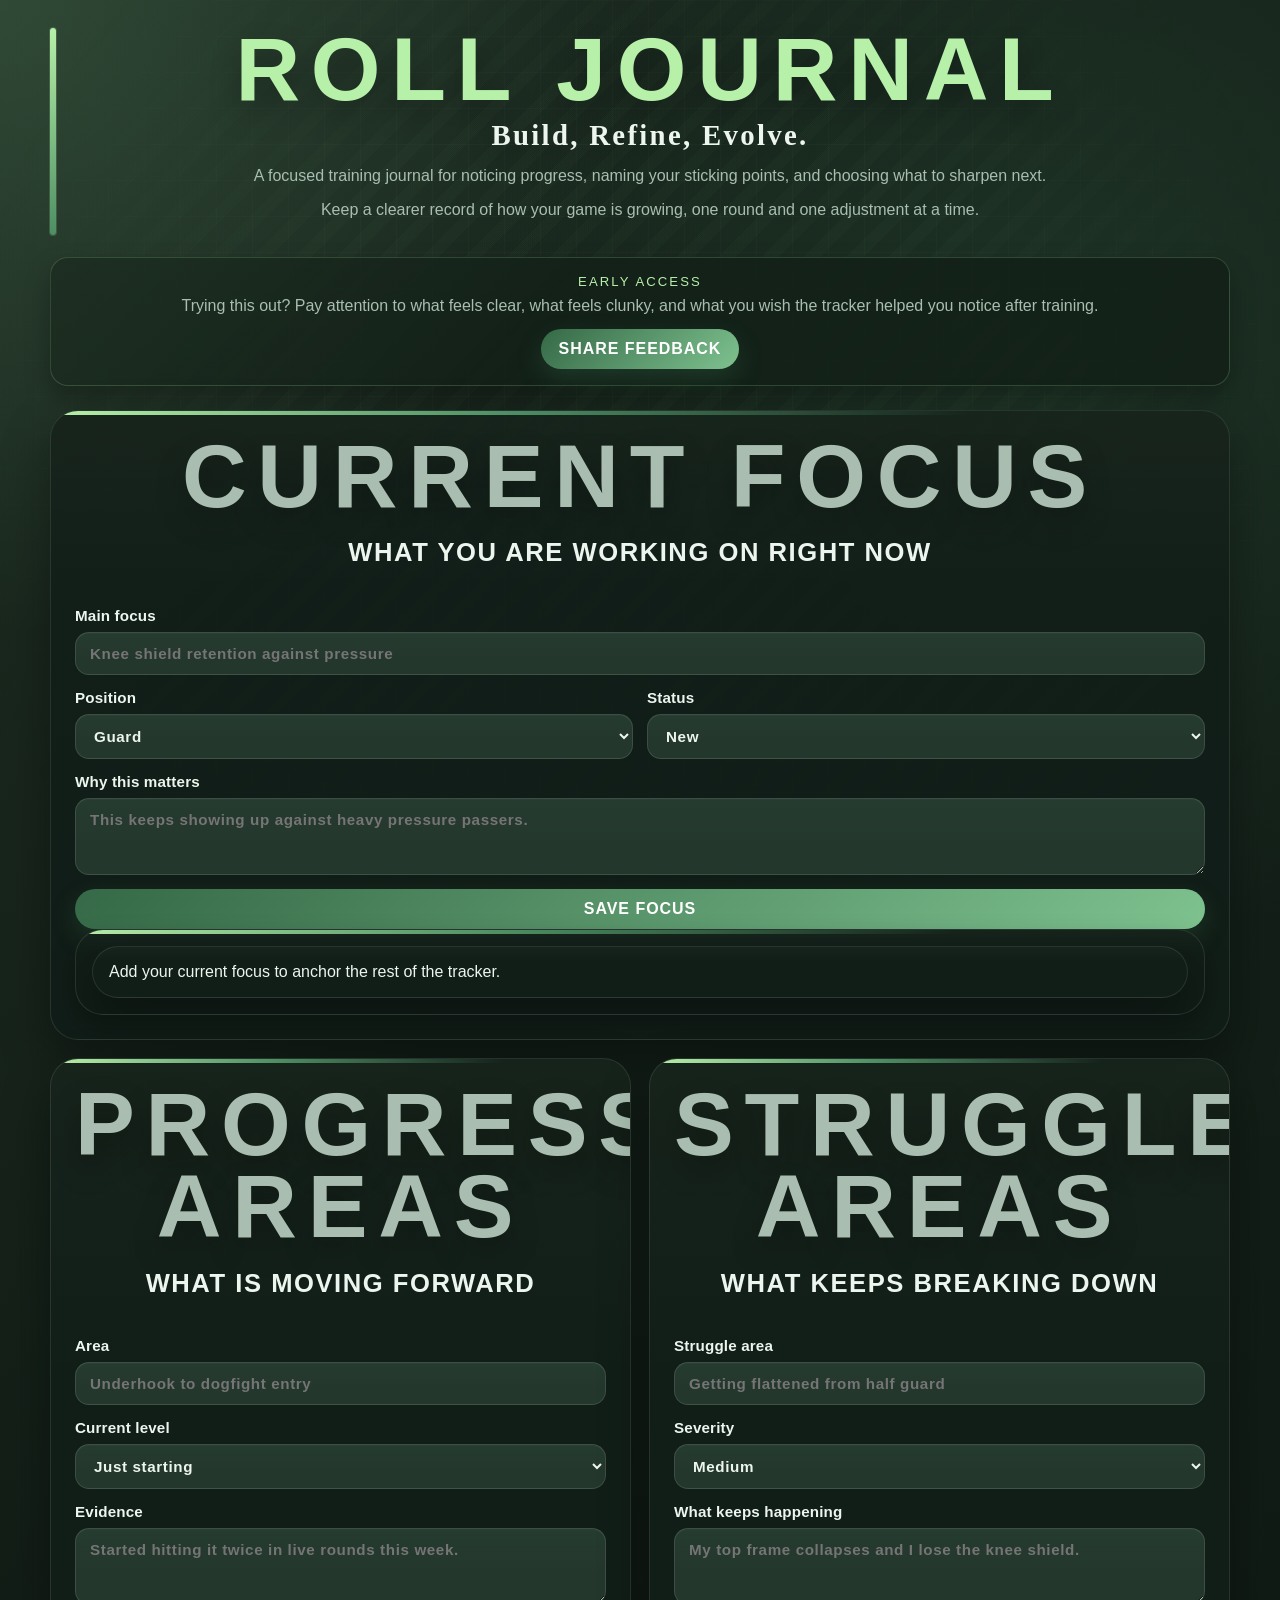
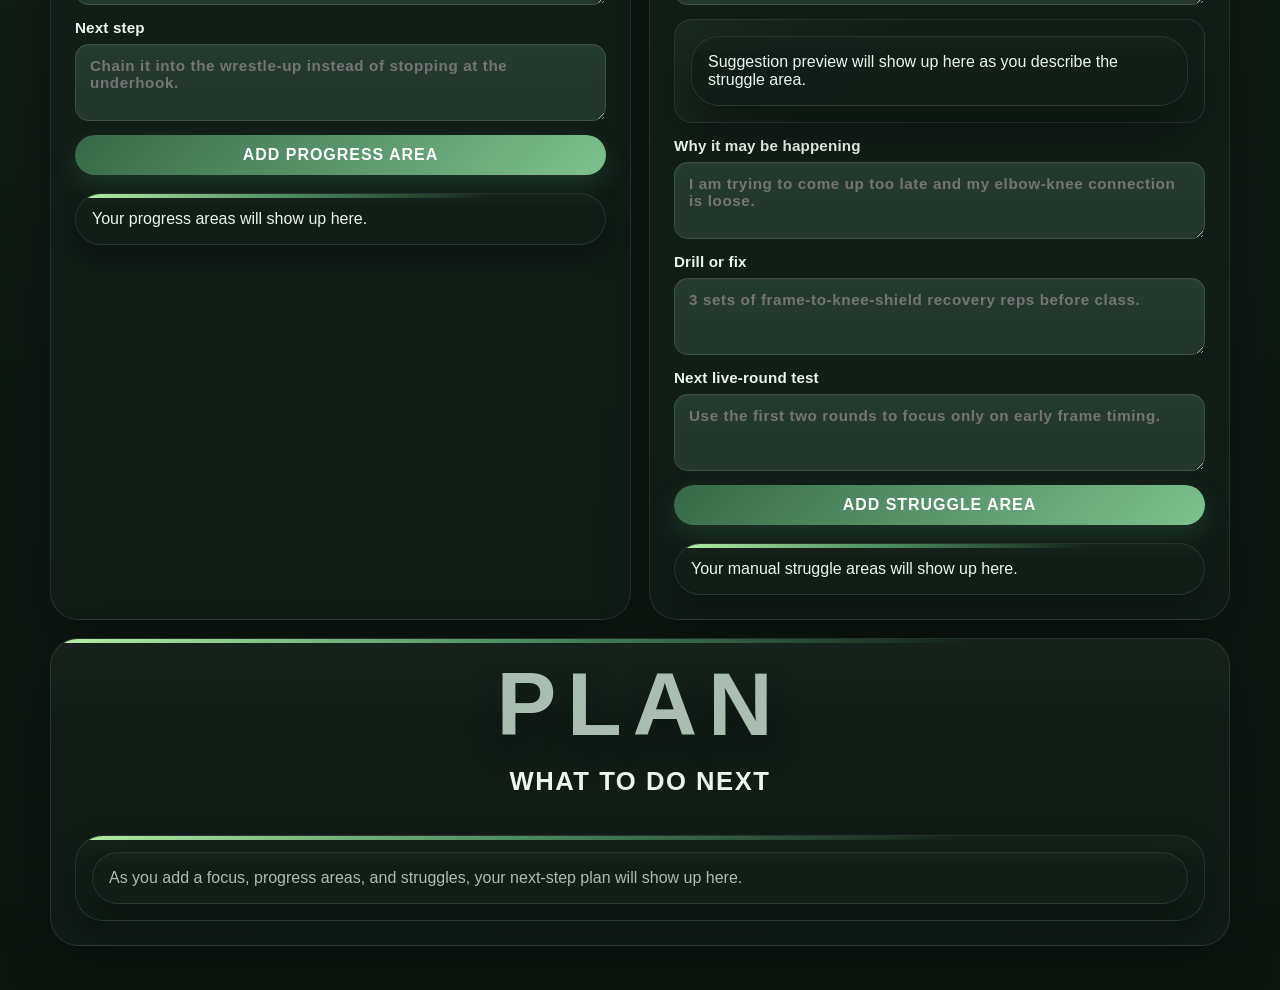
<file: index.html>
<!DOCTYPE html>
<html lang="en">
<head>
  <meta charset="UTF-8">
  <meta name="viewport" content="width=device-width, initial-scale=1.0">
  <title>Roll Journal Manual Tracker</title>
  <link rel="stylesheet" href="manual-tracker.css">
</head>
<body>
  <div class="page-shell">
    <header class="hero">
      <div class="hero__copy">
        <p class="eyebrow">Roll Journal</p>
        <h1>Build, Refine, Evolve.</h1>
        <p class="hero__body">
          A focused training journal for noticing progress, naming your sticking points, and
          choosing what to sharpen next.
        </p>
        <p class="hero__body">
          Keep a clearer record of how your game is growing, one round and one adjustment at a time.
        </p>
      </div>
    </header>

    <section class="tester-note" aria-label="Feedback note">
      <p class="tester-note__eyebrow">Early Access</p>
      <p class="tester-note__body">
        Trying this out? Pay attention to what feels clear, what feels clunky, and what you wish
        the tracker helped you notice after training.
      </p>
      <a
        class="tester-note__link"
        href="https://docs.google.com/forms/d/e/1FAIpQLSeXWzbFSqXgmnqj8gcg8lLFcuqmv04gIW2oKHibaHftHOhMsA/viewform?usp=publish-editor"
        target="_blank"
        rel="noreferrer"
      >
        Share Feedback
      </a>
    </section>

    <main class="dashboard">
      <section class="panel panel--wide">
        <div class="panel__header">
          <div>
            <p class="eyebrow">Current Focus</p>
            <h2>What you are working on right now</h2>
          </div>
        </div>
        <form id="focus-form" class="form-grid">
          <label class="form-grid__full">
            Main focus
            <input type="text" id="focus-title" placeholder="Knee shield retention against pressure" required>
          </label>
          <label>
            Position
            <select id="focus-position">
              <option>Guard</option>
              <option>Half Guard</option>
              <option>Side Control</option>
              <option>Mount</option>
              <option>Back</option>
              <option>Turtle</option>
              <option>Standing</option>
              <option>Scramble</option>
            </select>
          </label>
          <label>
            Status
            <select id="focus-status">
              <option>New</option>
              <option>Working</option>
              <option>Improving</option>
              <option>Sharp</option>
            </select>
          </label>
          <label class="form-grid__full">
            Why this matters
            <textarea id="focus-note" rows="3" placeholder="This keeps showing up against heavy pressure passers."></textarea>
          </label>
          <button class="button form-grid__full" type="submit">Save focus</button>
        </form>
        <div id="focus-card" class="focus-card"></div>
      </section>

      <section class="panel">
        <div class="panel__header">
          <div>
            <p class="eyebrow">Progress Areas</p>
            <h2>What is moving forward</h2>
          </div>
        </div>
        <form id="progress-form" class="stack-form">
          <label>
            Area
            <input type="text" id="progress-title" placeholder="Underhook to dogfight entry" required>
          </label>
          <label>
            Current level
            <select id="progress-status">
              <option>Just starting</option>
              <option>Some success</option>
              <option>Improving</option>
              <option>Reliable</option>
            </select>
          </label>
          <label>
            Evidence
            <textarea id="progress-evidence" rows="3" placeholder="Started hitting it twice in live rounds this week."></textarea>
          </label>
          <label>
            Next step
            <textarea id="progress-next-step" rows="3" placeholder="Chain it into the wrestle-up instead of stopping at the underhook."></textarea>
          </label>
          <button class="button" type="submit">Add progress area</button>
        </form>
        <ul id="progress-list" class="card-list"></ul>
      </section>

      <section class="panel">
        <div class="panel__header">
          <div>
            <p class="eyebrow">Struggle Areas</p>
            <h2>What keeps breaking down</h2>
          </div>
        </div>
        <form id="struggle-form" class="stack-form">
          <label>
            Struggle area
            <input type="text" id="struggle-title" placeholder="Getting flattened from half guard" required>
          </label>
          <label>
            Severity
            <select id="struggle-severity">
              <option>Low</option>
              <option selected>Medium</option>
              <option>High</option>
            </select>
          </label>
          <label>
            What keeps happening
            <textarea id="struggle-pattern" rows="3" placeholder="My top frame collapses and I lose the knee shield."></textarea>
          </label>
          <div id="suggestion-preview" class="suggestion-preview"></div>
          <label>
            Why it may be happening
            <textarea id="struggle-cause" rows="3" placeholder="I am trying to come up too late and my elbow-knee connection is loose."></textarea>
          </label>
          <label>
            Drill or fix
            <textarea id="struggle-fix" rows="3" placeholder="3 sets of frame-to-knee-shield recovery reps before class."></textarea>
          </label>
          <label>
            Next live-round test
            <textarea id="struggle-test" rows="3" placeholder="Use the first two rounds to focus only on early frame timing."></textarea>
          </label>
          <button class="button" type="submit">Add struggle area</button>
        </form>
        <ul id="struggle-items" class="card-list"></ul>
      </section>

      <section class="panel panel--wide">
        <div class="panel__header">
          <div>
            <p class="eyebrow">Plan</p>
            <h2>What to do next</h2>
          </div>
        </div>
        <div id="plan-board" class="plan-board"></div>
      </section>
    </main>
  </div>

  <script src="manual-tracker.js"></script>
</body>
</html>
</file>
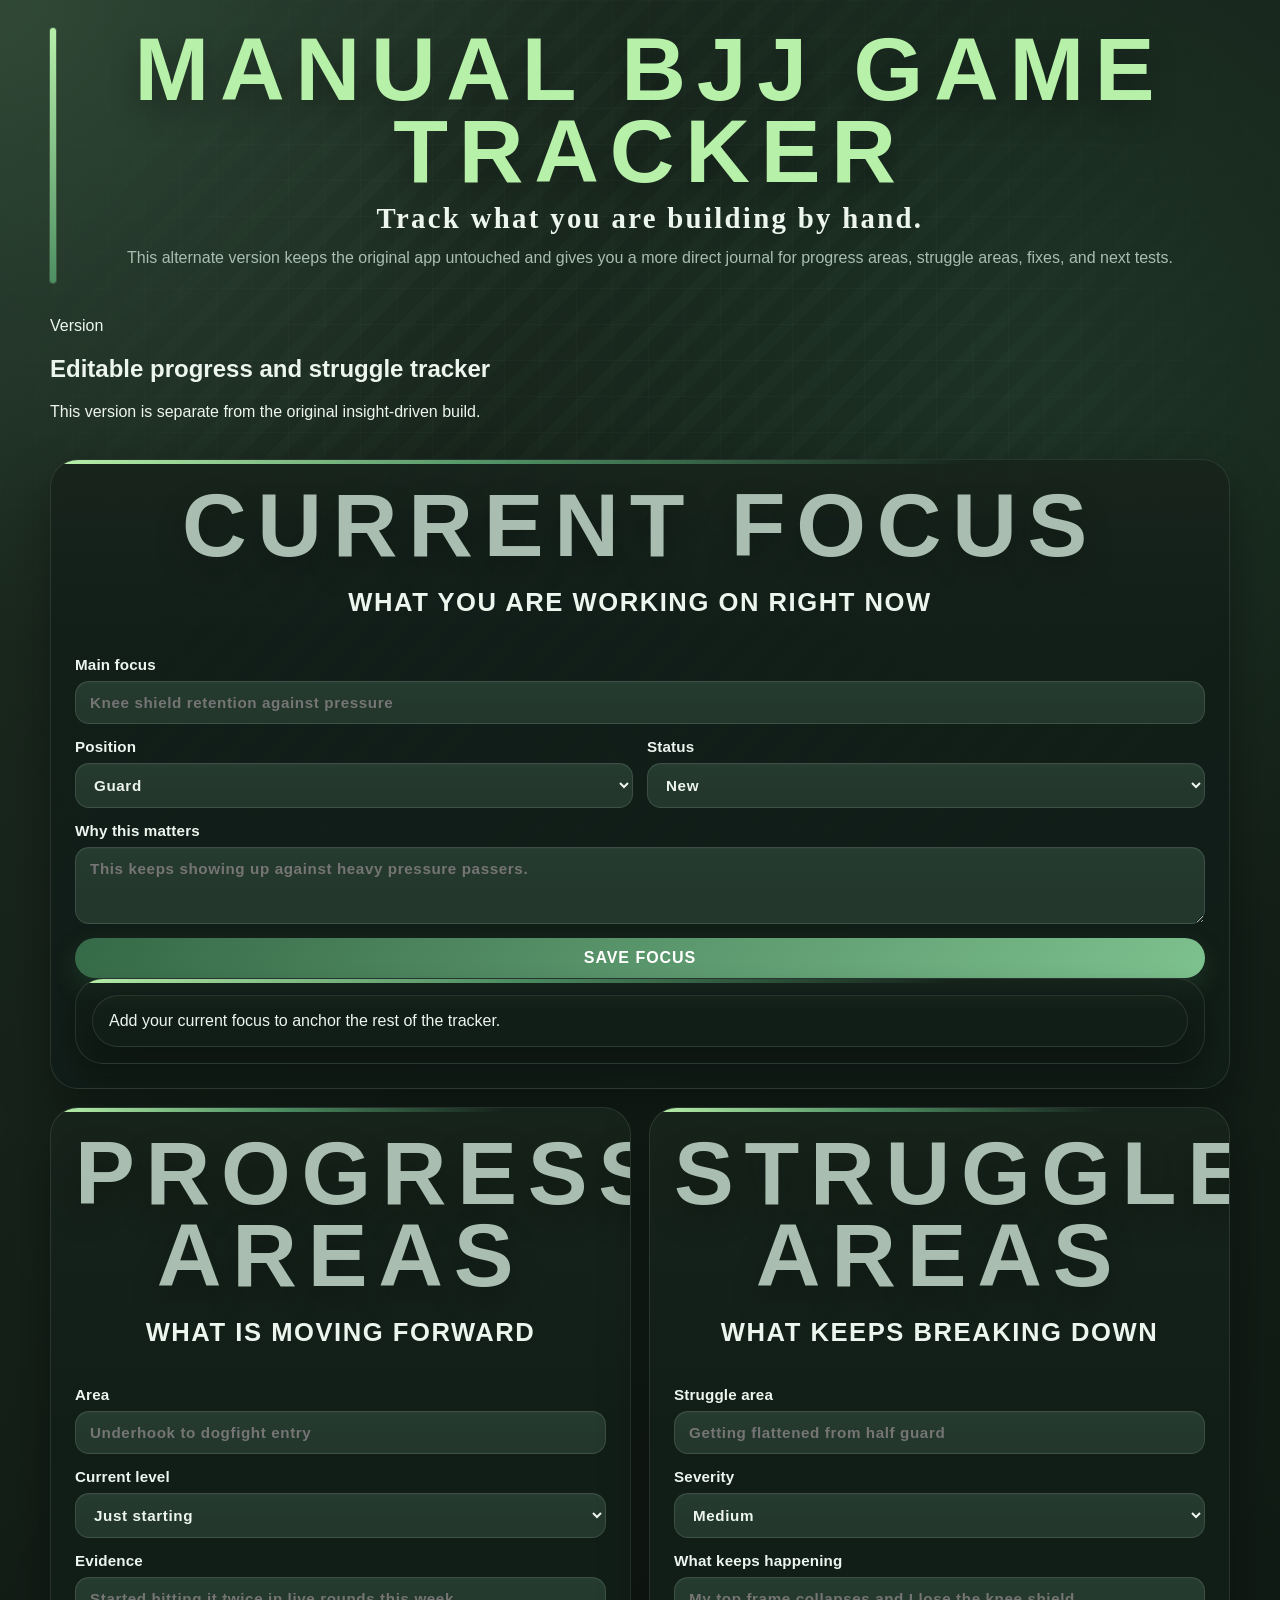
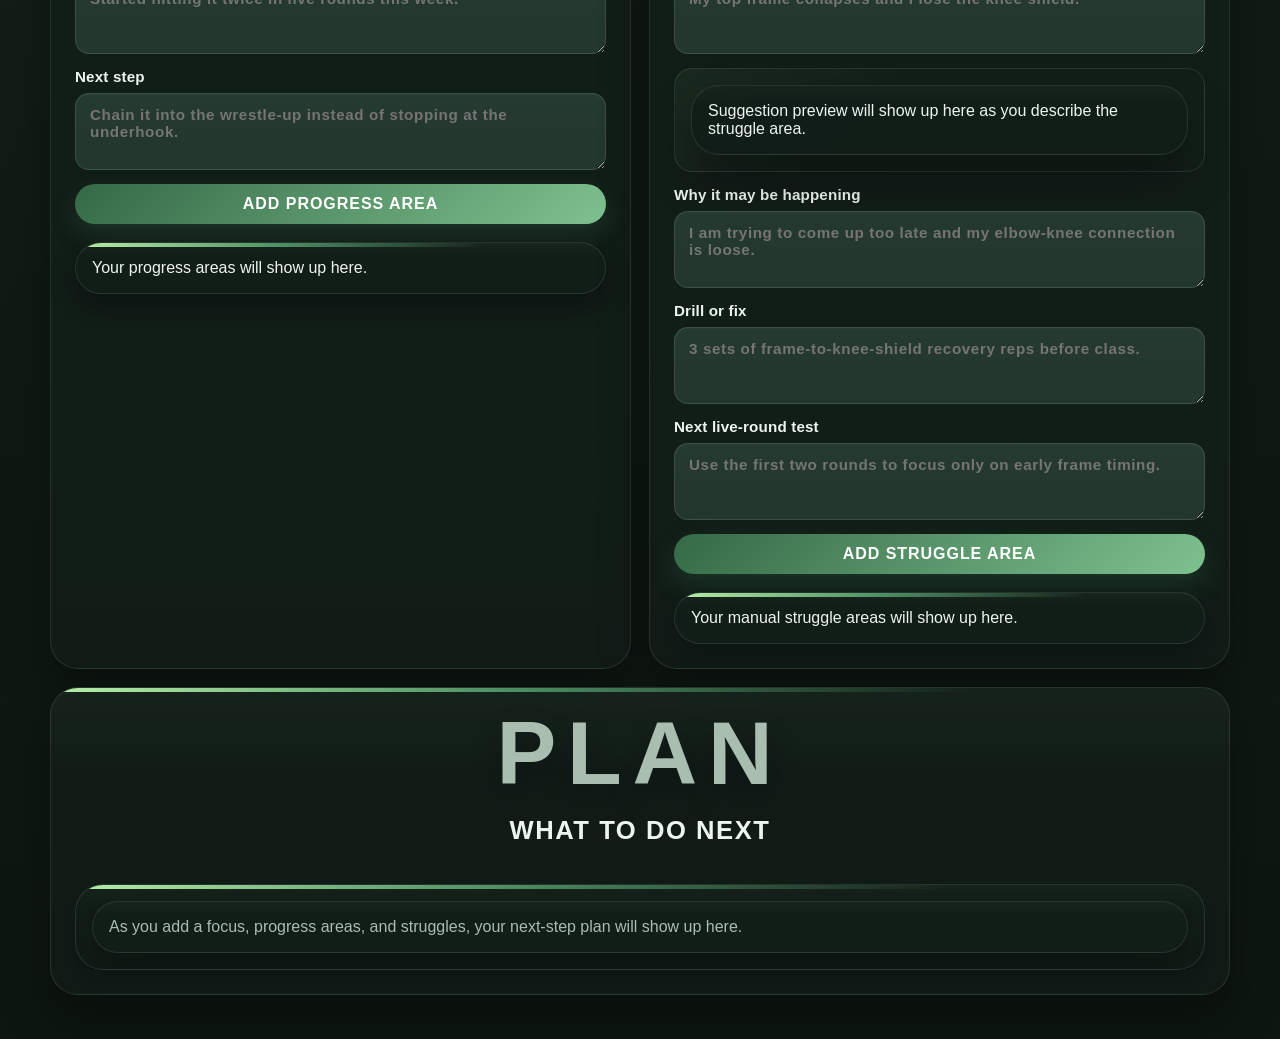
<file: manual-tracker.html>
<!DOCTYPE html>
<html lang="en">
<head>
  <meta charset="UTF-8">
  <meta name="viewport" content="width=device-width, initial-scale=1.0">
  <title>Roll Journal Manual Tracker</title>
  <link rel="stylesheet" href="manual-tracker.css">
</head>
<body>
  <div class="page-shell">
    <header class="hero">
      <div class="hero__copy">
        <p class="eyebrow">Manual BJJ Game Tracker</p>
        <h1>Track what you are building by hand.</h1>
        <p class="hero__body">
          This alternate version keeps the original app untouched and gives you a more direct journal
          for progress areas, struggle areas, fixes, and next tests.
        </p>
      </div>
      <aside class="hero__card">
        <p class="hero__label">Version</p>
        <h2>Editable progress and struggle tracker</h2>
        <p>This version is separate from the original insight-driven build.</p>
      </aside>
    </header>

    <main class="dashboard">
      <section class="panel panel--wide">
        <div class="panel__header">
          <div>
            <p class="eyebrow">Current Focus</p>
            <h2>What you are working on right now</h2>
          </div>
        </div>
        <form id="focus-form" class="form-grid">
          <label class="form-grid__full">
            Main focus
            <input type="text" id="focus-title" placeholder="Knee shield retention against pressure" required>
          </label>
          <label>
            Position
            <select id="focus-position">
              <option>Guard</option>
              <option>Half Guard</option>
              <option>Side Control</option>
              <option>Mount</option>
              <option>Back</option>
              <option>Turtle</option>
              <option>Standing</option>
              <option>Scramble</option>
            </select>
          </label>
          <label>
            Status
            <select id="focus-status">
              <option>New</option>
              <option>Working</option>
              <option>Improving</option>
              <option>Sharp</option>
            </select>
          </label>
          <label class="form-grid__full">
            Why this matters
            <textarea id="focus-note" rows="3" placeholder="This keeps showing up against heavy pressure passers."></textarea>
          </label>
          <button class="button form-grid__full" type="submit">Save focus</button>
        </form>
        <div id="focus-card" class="focus-card"></div>
      </section>

      <section class="panel">
        <div class="panel__header">
          <div>
            <p class="eyebrow">Progress Areas</p>
            <h2>What is moving forward</h2>
          </div>
        </div>
        <form id="progress-form" class="stack-form">
          <label>
            Area
            <input type="text" id="progress-title" placeholder="Underhook to dogfight entry" required>
          </label>
          <label>
            Current level
            <select id="progress-status">
              <option>Just starting</option>
              <option>Some success</option>
              <option>Improving</option>
              <option>Reliable</option>
            </select>
          </label>
          <label>
            Evidence
            <textarea id="progress-evidence" rows="3" placeholder="Started hitting it twice in live rounds this week."></textarea>
          </label>
          <label>
            Next step
            <textarea id="progress-next-step" rows="3" placeholder="Chain it into the wrestle-up instead of stopping at the underhook."></textarea>
          </label>
          <button class="button" type="submit">Add progress area</button>
        </form>
        <ul id="progress-list" class="card-list"></ul>
      </section>

      <section class="panel">
        <div class="panel__header">
          <div>
            <p class="eyebrow">Struggle Areas</p>
            <h2>What keeps breaking down</h2>
          </div>
        </div>
        <form id="struggle-form" class="stack-form">
          <label>
            Struggle area
            <input type="text" id="struggle-title" placeholder="Getting flattened from half guard" required>
          </label>
          <label>
            Severity
            <select id="struggle-severity">
              <option>Low</option>
              <option selected>Medium</option>
              <option>High</option>
            </select>
          </label>
          <label>
            What keeps happening
            <textarea id="struggle-pattern" rows="3" placeholder="My top frame collapses and I lose the knee shield."></textarea>
          </label>
          <div id="suggestion-preview" class="suggestion-preview"></div>
          <label>
            Why it may be happening
            <textarea id="struggle-cause" rows="3" placeholder="I am trying to come up too late and my elbow-knee connection is loose."></textarea>
          </label>
          <label>
            Drill or fix
            <textarea id="struggle-fix" rows="3" placeholder="3 sets of frame-to-knee-shield recovery reps before class."></textarea>
          </label>
          <label>
            Next live-round test
            <textarea id="struggle-test" rows="3" placeholder="Use the first two rounds to focus only on early frame timing."></textarea>
          </label>
          <button class="button" type="submit">Add struggle area</button>
        </form>
        <ul id="struggle-items" class="card-list"></ul>
      </section>

      <section class="panel panel--wide">
        <div class="panel__header">
          <div>
            <p class="eyebrow">Plan</p>
            <h2>What to do next</h2>
          </div>
        </div>
        <div id="plan-board" class="plan-board"></div>
      </section>
    </main>
  </div>

  <script src="manual-tracker.js"></script>
</body>
</html>
</file>
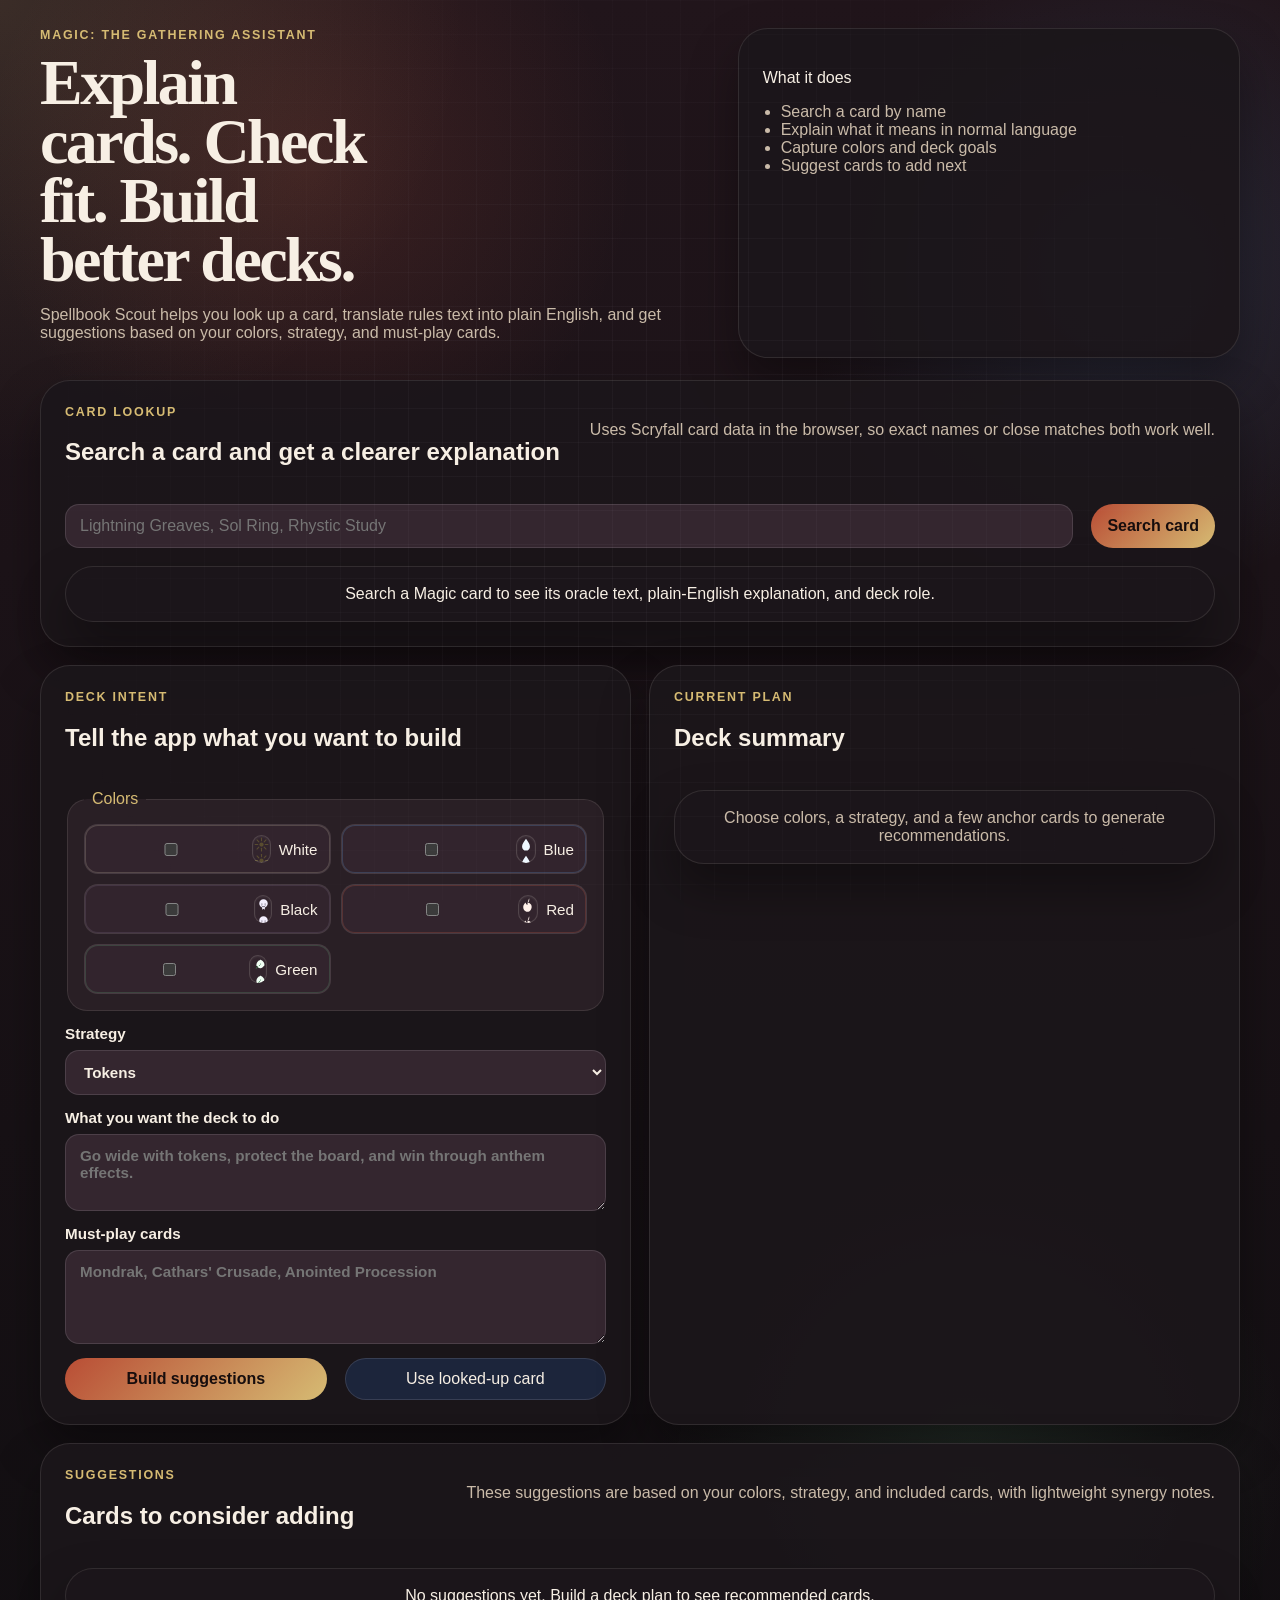
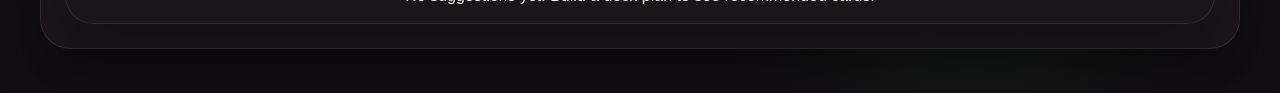
<file: mtg-assistant.html>
<!DOCTYPE html>
<html lang="en">
<head>
  <meta charset="UTF-8">
  <meta name="viewport" content="width=device-width, initial-scale=1.0">
  <title>Spellbook Scout</title>
  <link rel="stylesheet" href="mtg-assistant.css">
</head>
<body>
  <div class="page-shell">
    <header class="hero">
      <div class="hero__copy">
        <p class="eyebrow">Magic: The Gathering Assistant</p>
        <h1>Explain cards. Check fit. Build better decks.</h1>
        <p class="hero__body">
          Spellbook Scout helps you look up a card, translate rules text into plain English,
          and get suggestions based on your colors, strategy, and must-play cards.
        </p>
      </div>
      <aside class="hero__card">
        <p class="hero__label">What it does</p>
        <ul class="hero__list">
          <li>Search a card by name</li>
          <li>Explain what it means in normal language</li>
          <li>Capture colors and deck goals</li>
          <li>Suggest cards to add next</li>
        </ul>
      </aside>
    </header>

    <main class="dashboard">
      <section class="panel panel--wide">
        <div class="panel__header">
          <div>
            <p class="eyebrow">Card Lookup</p>
            <h2>Search a card and get a clearer explanation</h2>
          </div>
          <p class="panel__hint">Uses Scryfall card data in the browser, so exact names or close matches both work well.</p>
        </div>

        <form id="card-search-form" class="search-bar">
          <input type="text" id="card-search-input" placeholder="Lightning Greaves, Sol Ring, Rhystic Study" required>
          <button class="button" type="submit">Search card</button>
        </form>

        <div id="card-result" class="card-result empty-state">Search a Magic card to see its oracle text, plain-English explanation, and deck role.</div>
      </section>

      <section class="panel">
        <div class="panel__header">
          <div>
            <p class="eyebrow">Deck Intent</p>
            <h2>Tell the app what you want to build</h2>
          </div>
        </div>

        <form id="deck-form" class="stack-form">
          <fieldset class="color-fieldset">
            <legend>Colors</legend>
            <label class="mana-option mana-option--white"><input type="checkbox" value="W"><span class="mana-symbol mana-symbol--white" aria-hidden="true"></span> White</label>
            <label class="mana-option mana-option--blue"><input type="checkbox" value="U"><span class="mana-symbol mana-symbol--blue" aria-hidden="true"></span> Blue</label>
            <label class="mana-option mana-option--black"><input type="checkbox" value="B"><span class="mana-symbol mana-symbol--black" aria-hidden="true"></span> Black</label>
            <label class="mana-option mana-option--red"><input type="checkbox" value="R"><span class="mana-symbol mana-symbol--red" aria-hidden="true"></span> Red</label>
            <label class="mana-option mana-option--green"><input type="checkbox" value="G"><span class="mana-symbol mana-symbol--green" aria-hidden="true"></span> Green</label>
          </fieldset>

          <label>
            Strategy
            <select id="deck-strategy">
              <option value="tokens">Tokens</option>
              <option value="control">Control</option>
              <option value="aggro">Aggro</option>
              <option value="ramp">Ramp</option>
              <option value="graveyard">Graveyard</option>
              <option value="lifegain">Lifegain</option>
              <option value="spells">Spells Matter</option>
              <option value="artifacts">Artifacts</option>
              <option value="counters">+1/+1 Counters</option>
              <option value="sacrifice">Sacrifice</option>
            </select>
          </label>

          <label>
            What you want the deck to do
            <textarea id="deck-goal" rows="3" placeholder="Go wide with tokens, protect the board, and win through anthem effects."></textarea>
          </label>

          <label>
            Must-play cards
            <textarea id="must-play" rows="4" placeholder="Mondrak, Cathars' Crusade, Anointed Procession"></textarea>
          </label>

          <div class="form-actions">
            <button class="button" type="submit">Build suggestions</button>
            <button class="ghost-button" type="button" id="use-last-card">Use looked-up card</button>
          </div>
        </form>
      </section>

      <section class="panel">
        <div class="panel__header">
          <div>
            <p class="eyebrow">Current Plan</p>
            <h2>Deck summary</h2>
          </div>
        </div>
        <div id="deck-summary" class="deck-summary empty-state">Choose colors, a strategy, and a few anchor cards to generate recommendations.</div>
      </section>

      <section class="panel panel--wide">
        <div class="panel__header">
          <div>
            <p class="eyebrow">Suggestions</p>
            <h2>Cards to consider adding</h2>
          </div>
          <p class="panel__hint">These suggestions are based on your colors, strategy, and included cards, with lightweight synergy notes.</p>
        </div>
        <div id="suggestion-list" class="suggestion-list empty-state">No suggestions yet. Build a deck plan to see recommended cards.</div>
      </section>
    </main>
  </div>

  <script src="mtg-assistant.js"></script>
</body>
</html>
</file>
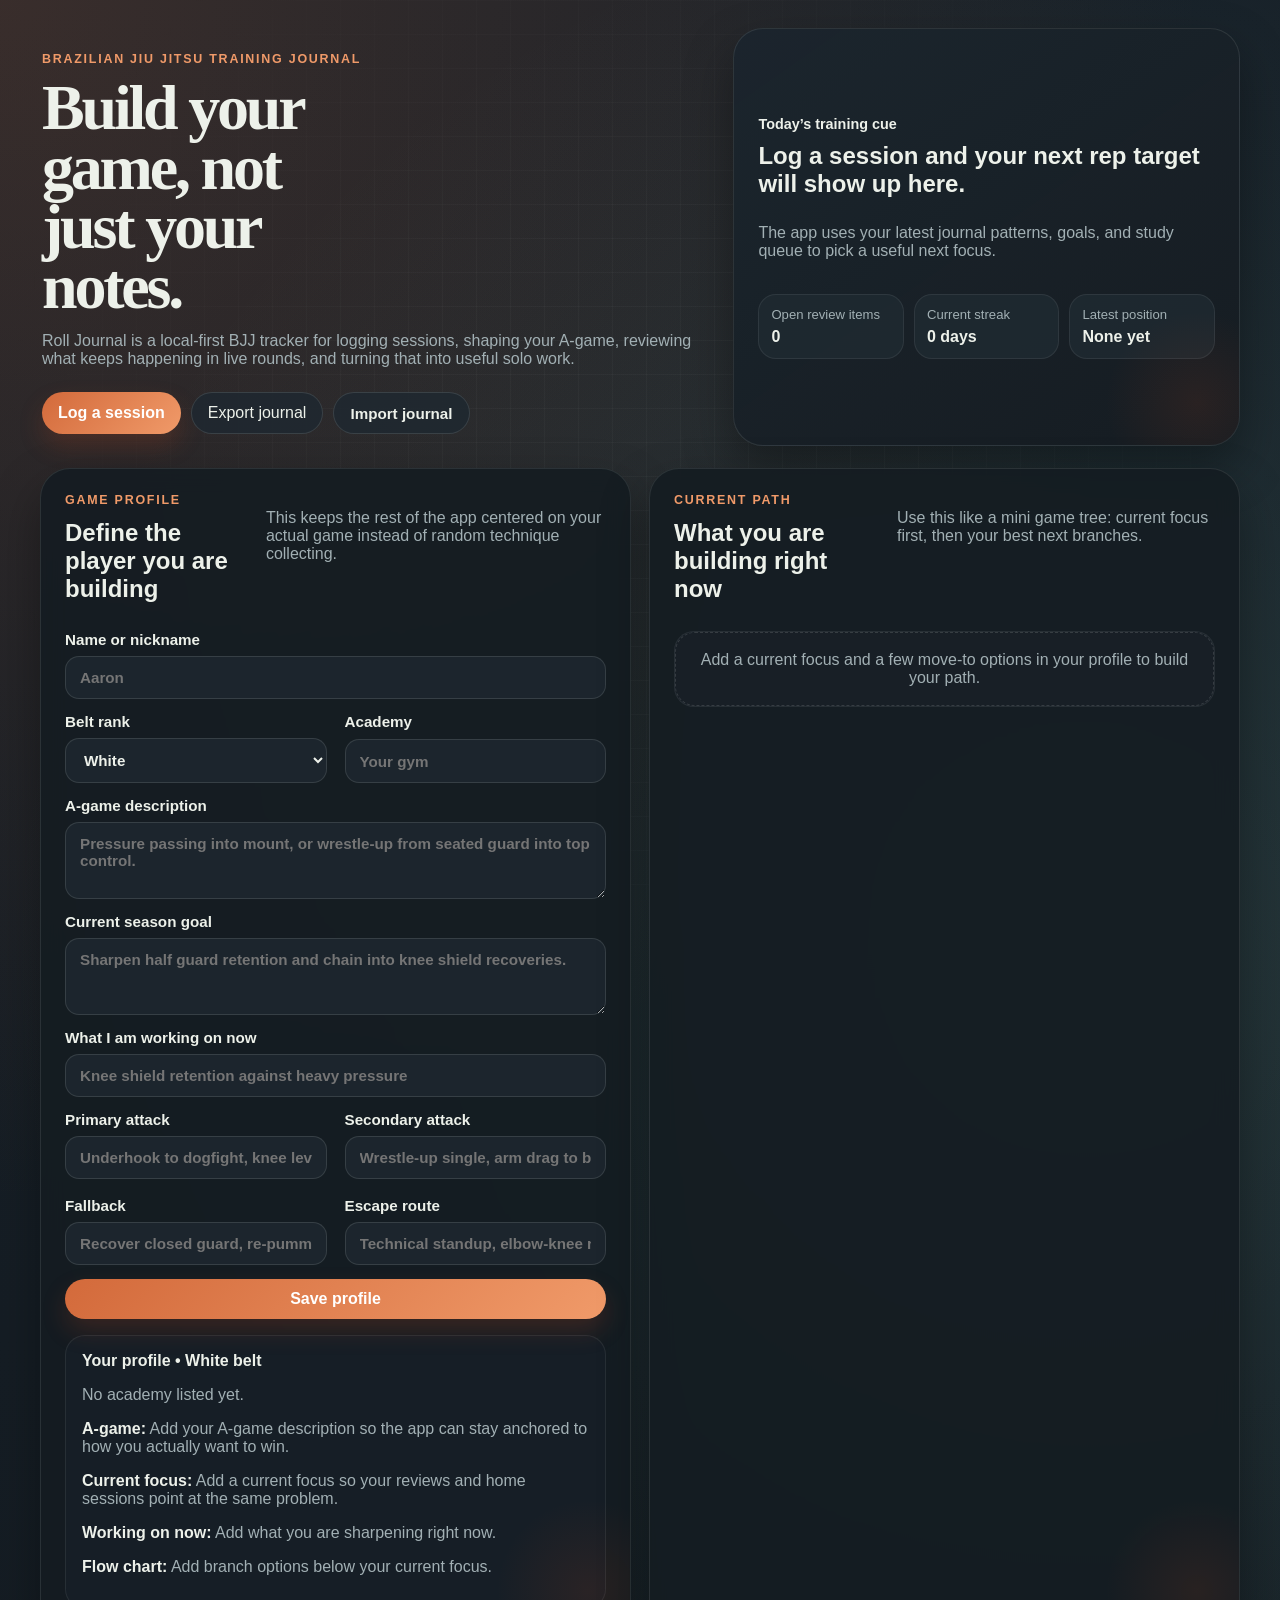
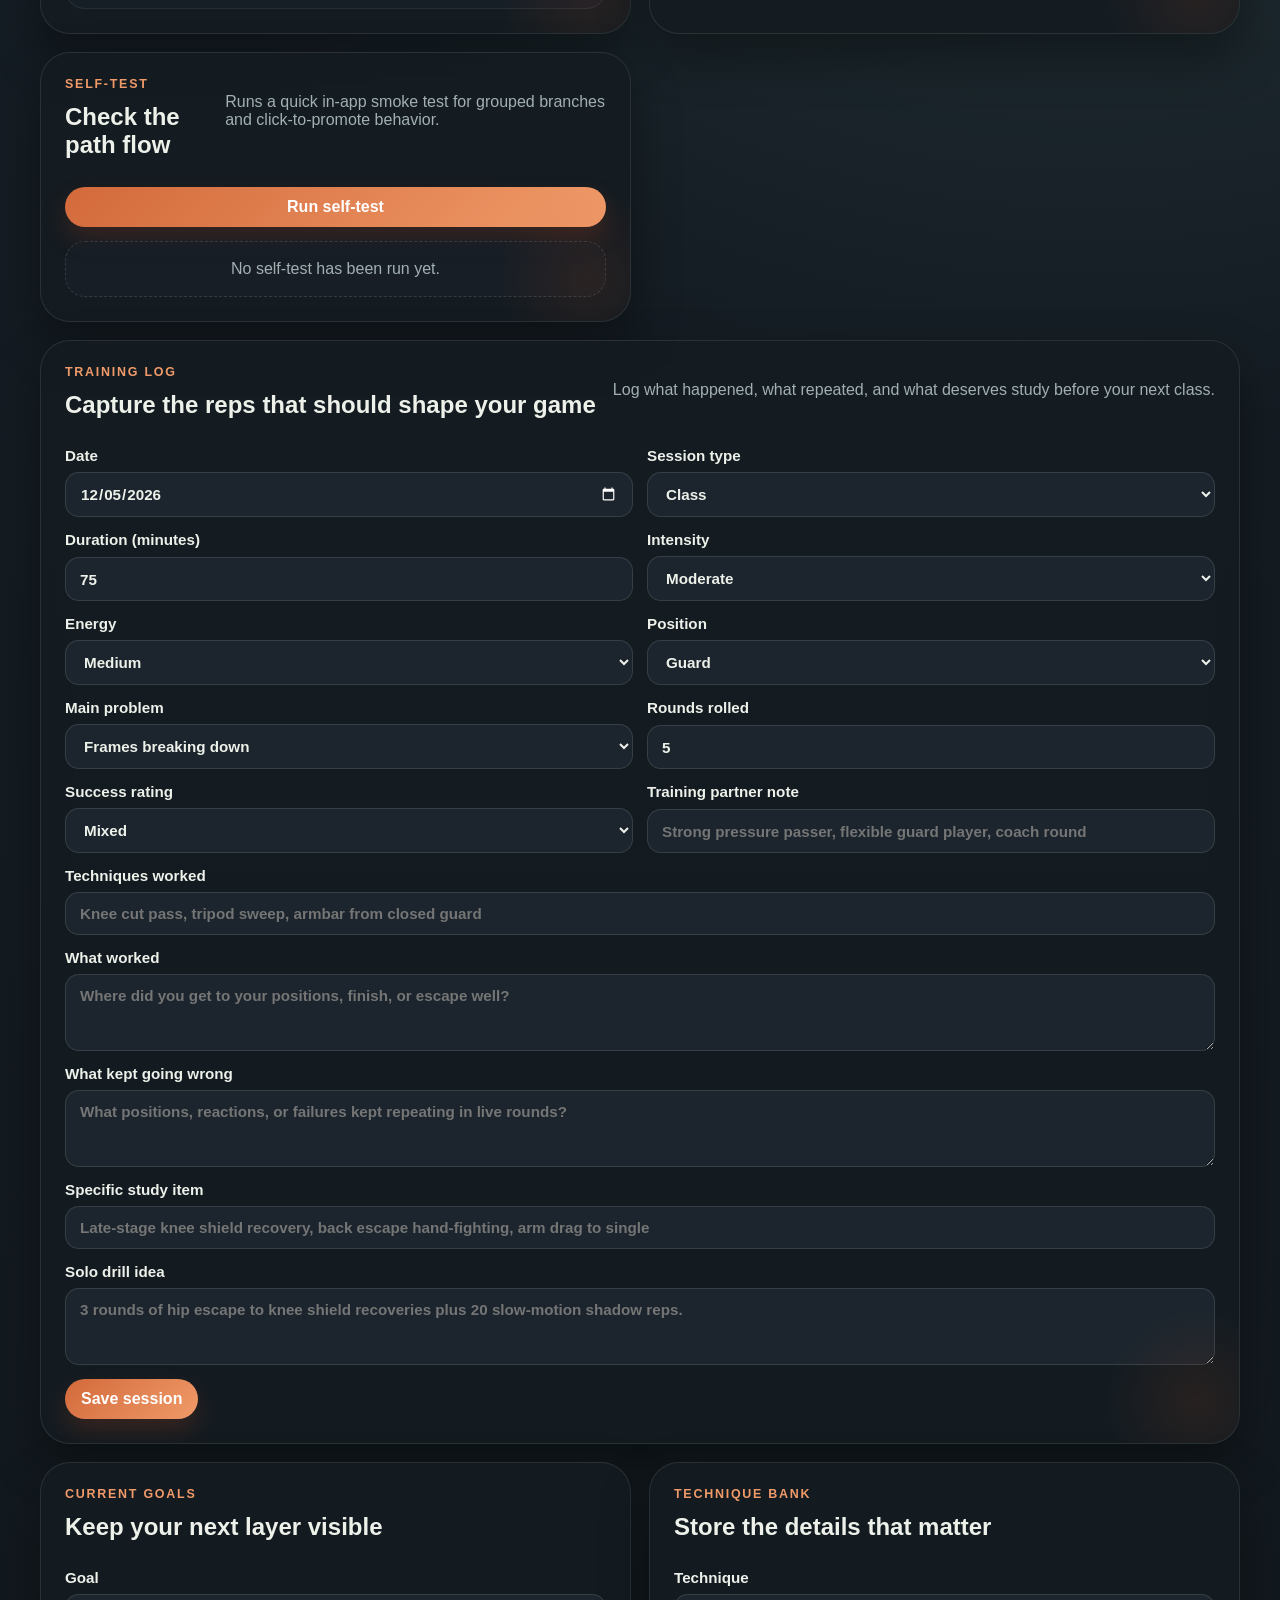
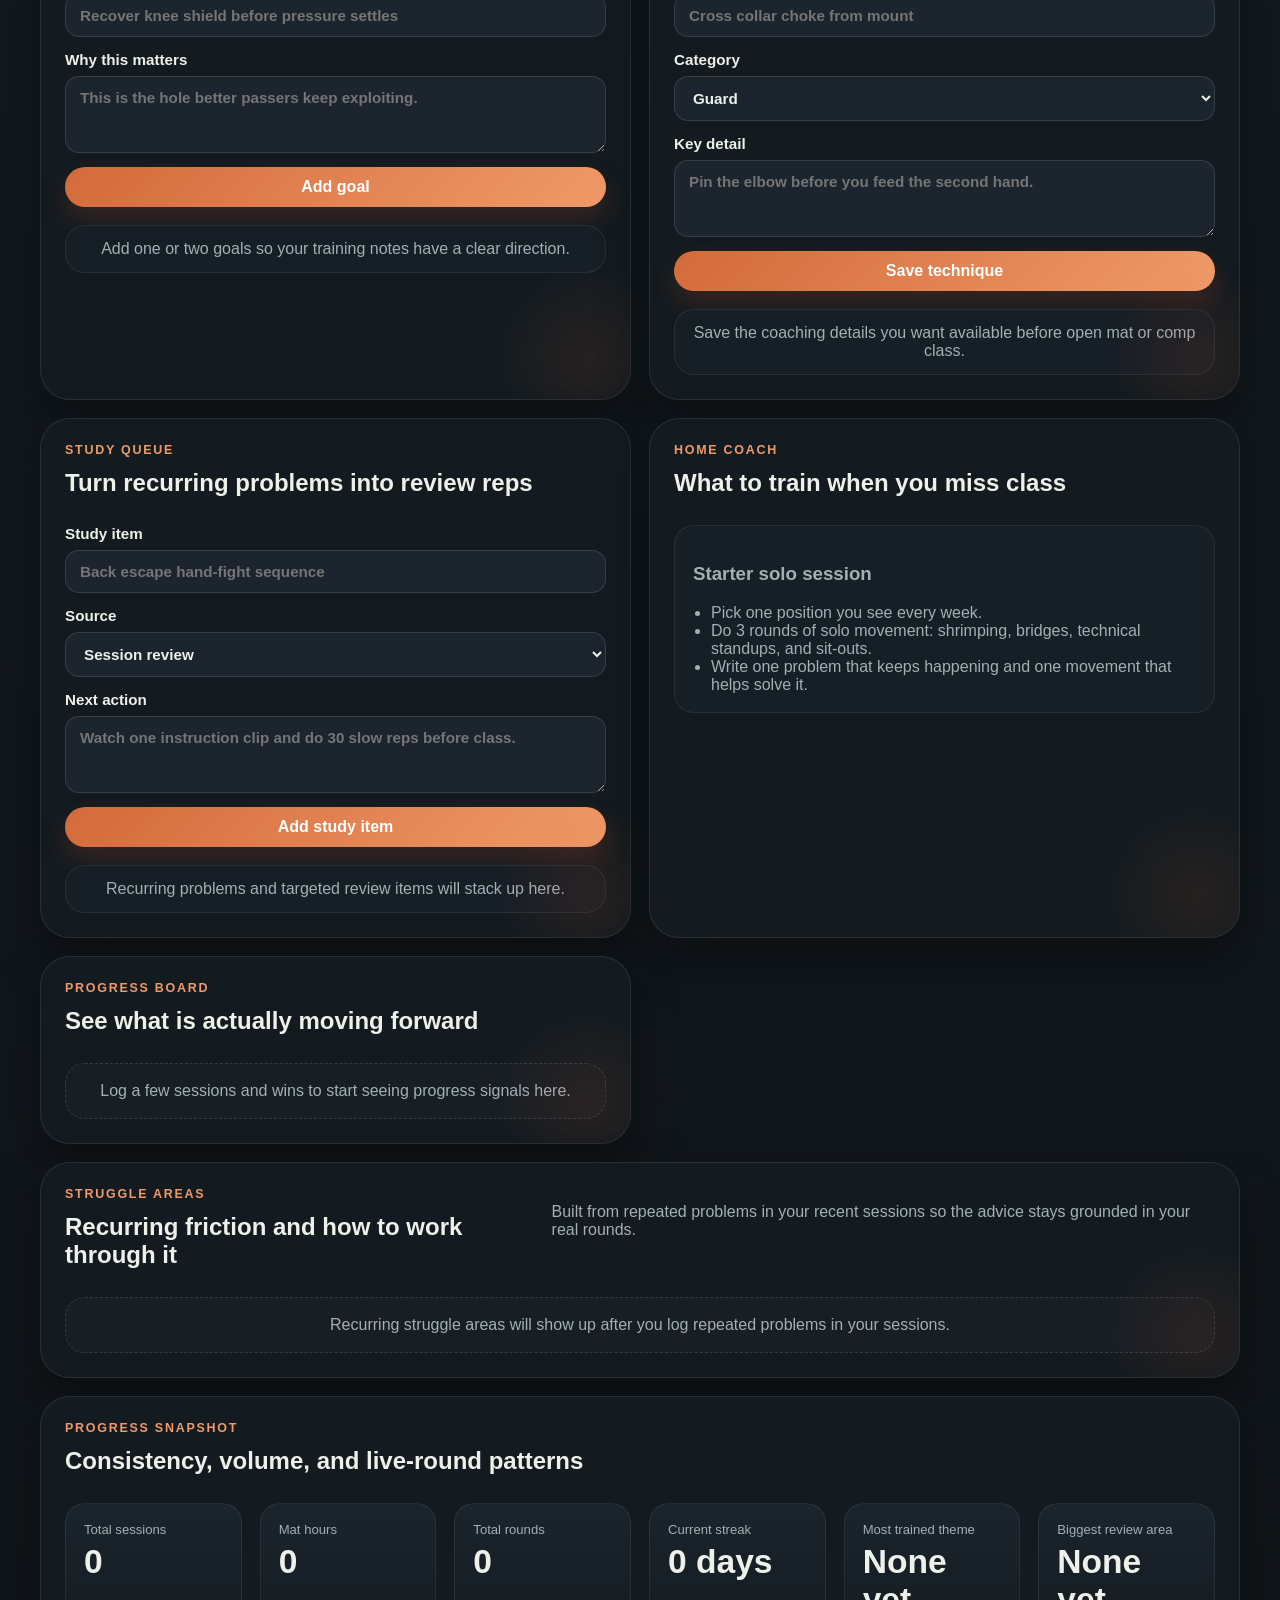
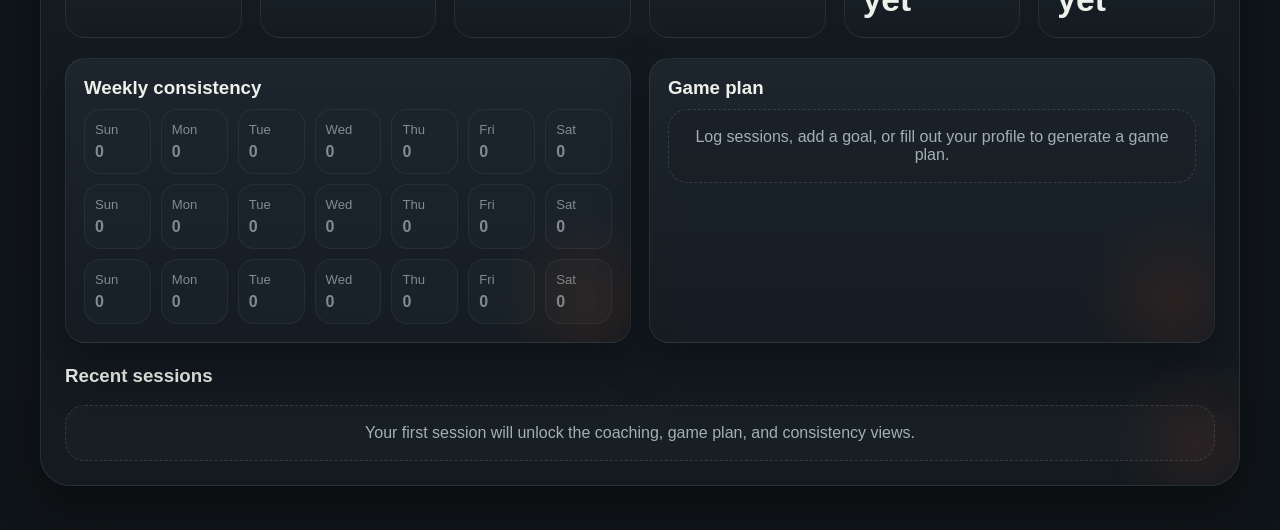
<file: original-tracker.html>
<!DOCTYPE html>
<html lang="en">
<head>
  <meta charset="UTF-8">
  <meta name="viewport" content="width=device-width, initial-scale=1.0">
  <title>Roll Journal</title>
  <link rel="stylesheet" href="styles.css">
</head>
<body>
  <div class="page-shell">
    <header class="hero">
      <div class="hero__copy">
        <p class="eyebrow">Brazilian Jiu Jitsu Training Journal</p>
        <h1>Build your game, not just your notes.</h1>
        <p class="hero__body">
          Roll Journal is a local-first BJJ tracker for logging sessions, shaping your A-game,
          reviewing what keeps happening in live rounds, and turning that into useful solo work.
        </p>
        <div class="hero__actions">
          <button class="button" type="button" id="jump-to-log">Log a session</button>
          <button class="ghost-button" type="button" id="export-data">Export journal</button>
          <label class="ghost-button ghost-button--file">
            Import journal
            <input type="file" id="import-data" accept="application/json">
          </label>
        </div>
      </div>

      <aside class="hero__focus surface">
        <p class="hero__label">Today’s training cue</p>
        <h2 id="today-focus">Log a session and your next rep target will show up here.</h2>
        <p id="focus-support">
          Your latest sessions, current game plan, and study queue will combine into a focused next step.
        </p>
        <div class="focus-strip" id="focus-strip"></div>
      </aside>
    </header>

    <main class="dashboard">
      <section class="surface panel">
        <div class="panel__header">
          <div>
            <p class="eyebrow">Game Profile</p>
            <h2>Define the player you are building</h2>
          </div>
          <p class="panel__hint">This keeps the rest of the app centered on your actual game instead of random technique collecting.</p>
        </div>

        <form id="profile-form" class="stack-form">
          <label>
            Name or nickname
            <input type="text" id="profile-name" placeholder="Aaron">
          </label>
          <div class="two-up">
            <label>
              Belt rank
              <select id="profile-belt">
                <option>White</option>
                <option>Blue</option>
                <option>Purple</option>
                <option>Brown</option>
                <option>Black</option>
              </select>
            </label>
            <label>
              Academy
              <input type="text" id="profile-academy" placeholder="Your gym">
            </label>
          </div>
          <label>
            A-game description
            <textarea id="profile-game" rows="3" placeholder="Pressure passing into mount, or wrestle-up from seated guard into top control."></textarea>
          </label>
          <label>
            Current season goal
            <textarea id="profile-focus" rows="3" placeholder="Sharpen half guard retention and chain into knee shield recoveries."></textarea>
          </label>
          <label>
            What I am working on now
            <input type="text" id="profile-working-on" placeholder="Knee shield retention against heavy pressure">
          </label>
          <div class="branch-grid">
            <label>
              Primary attack
              <input type="text" id="profile-primary-branches" placeholder="Underhook to dogfight, knee lever entry">
            </label>
            <label>
              Secondary attack
              <input type="text" id="profile-secondary-branches" placeholder="Wrestle-up single, arm drag to back">
            </label>
            <label>
              Fallback
              <input type="text" id="profile-fallback-branches" placeholder="Recover closed guard, re-pummel inside position">
            </label>
            <label>
              Escape route
              <input type="text" id="profile-escape-branches" placeholder="Technical standup, elbow-knee recovery">
            </label>
          </div>
          <button class="button" type="submit">Save profile</button>
        </form>
        <div id="profile-card" class="profile-card"></div>
      </section>

      <section class="surface panel">
        <div class="panel__header">
          <div>
            <p class="eyebrow">Current Path</p>
            <h2>What you are building right now</h2>
          </div>
          <p class="panel__hint">Use this like a mini game tree: current focus first, then your best next branches.</p>
        </div>
        <div id="path-card" class="path-card"></div>
      </section>

      <section class="surface panel">
        <div class="panel__header">
          <div>
            <p class="eyebrow">Self-Test</p>
            <h2>Check the path flow</h2>
          </div>
          <p class="panel__hint">Runs a quick in-app smoke test for grouped branches and click-to-promote behavior.</p>
        </div>
        <div class="self-test">
          <button class="button" type="button" id="run-self-test">Run self-test</button>
          <div id="self-test-output" class="self-test__output empty-state">No self-test has been run yet.</div>
        </div>
      </section>

      <section class="surface panel panel--wide" id="log-panel">
        <div class="panel__header">
          <div>
            <p class="eyebrow">Training Log</p>
            <h2>Capture the reps that should shape your game</h2>
          </div>
          <p class="panel__hint">Log what happened, what repeated, and what deserves study before your next class.</p>
        </div>

        <form id="session-form" class="form-grid">
          <input type="hidden" id="session-id">
          <label>
            Date
            <input type="date" id="session-date" required>
          </label>
          <label>
            Session type
            <select id="session-type">
              <option>Class</option>
              <option>Open Mat</option>
              <option>Competition Training</option>
              <option>Private Lesson</option>
              <option>Drilling Session</option>
              <option>Strength & Mobility</option>
            </select>
          </label>
          <label>
            Duration (minutes)
            <input type="number" id="session-duration" min="15" max="240" value="75" required>
          </label>
          <label>
            Intensity
            <select id="session-intensity">
              <option>Flow</option>
              <option selected>Moderate</option>
              <option>Hard</option>
              <option>Competition Pace</option>
            </select>
          </label>
          <label>
            Energy
            <select id="session-energy">
              <option>High</option>
              <option selected>Medium</option>
              <option>Low</option>
            </select>
          </label>
          <label>
            Position
            <select id="session-position">
              <option>Guard</option>
              <option>Half Guard</option>
              <option>Side Control</option>
              <option>Mount</option>
              <option>Back</option>
              <option>Turtle</option>
              <option>Standing</option>
              <option>Scramble</option>
            </select>
          </label>
          <label>
            Main problem
            <select id="session-problem-tag">
              <option>Frames breaking down</option>
              <option>Guard retention</option>
              <option>Escapes timing</option>
              <option>Grip fighting</option>
              <option>Balance and base</option>
              <option>Finishing mechanics</option>
              <option>Takedown entries</option>
              <option>Cardio pacing</option>
            </select>
          </label>
          <label>
            Rounds rolled
            <input type="number" id="session-rounds" min="0" max="20" value="5" required>
          </label>
          <label>
            Success rating
            <select id="session-roll-quality">
              <option>Felt sharp</option>
              <option selected>Mixed</option>
              <option>Tough night</option>
            </select>
          </label>
          <label>
            Training partner note
            <input type="text" id="session-partner" placeholder="Strong pressure passer, flexible guard player, coach round">
          </label>
          <label class="form-grid__full">
            Techniques worked
            <input type="text" id="session-techniques" placeholder="Knee cut pass, tripod sweep, armbar from closed guard">
          </label>
          <label class="form-grid__full">
            What worked
            <textarea id="session-wins" rows="3" placeholder="Where did you get to your positions, finish, or escape well?"></textarea>
          </label>
          <label class="form-grid__full">
            What kept going wrong
            <textarea id="session-lessons" rows="3" placeholder="What positions, reactions, or failures kept repeating in live rounds?"></textarea>
          </label>
          <label class="form-grid__full">
            Specific study item
            <input type="text" id="session-study-target" placeholder="Late-stage knee shield recovery, back escape hand-fighting, arm drag to single">
          </label>
          <label class="form-grid__full">
            Solo drill idea
            <textarea id="session-home-idea" rows="3" placeholder="3 rounds of hip escape to knee shield recoveries plus 20 slow-motion shadow reps."></textarea>
          </label>
          <div class="form-actions form-grid__full">
            <button class="button" type="submit" id="session-submit">Save session</button>
            <button class="ghost-button" type="button" id="session-cancel" hidden>Cancel edit</button>
          </div>
        </form>
      </section>

      <section class="surface panel">
        <div class="panel__header">
          <div>
            <p class="eyebrow">Current Goals</p>
            <h2>Keep your next layer visible</h2>
          </div>
        </div>
        <form id="goal-form" class="stack-form">
          <label>
            Goal
            <input type="text" id="goal-title" placeholder="Recover knee shield before pressure settles" required>
          </label>
          <label>
            Why this matters
            <textarea id="goal-note" rows="3" placeholder="This is the hole better passers keep exploiting."></textarea>
          </label>
          <button class="button" type="submit">Add goal</button>
        </form>
        <ul id="goal-list" class="list"></ul>
      </section>

      <section class="surface panel">
        <div class="panel__header">
          <div>
            <p class="eyebrow">Technique Bank</p>
            <h2>Store the details that matter</h2>
          </div>
        </div>
        <form id="technique-form" class="stack-form">
          <label>
            Technique
            <input type="text" id="technique-name" placeholder="Cross collar choke from mount" required>
          </label>
          <label>
            Category
            <select id="technique-category">
              <option>Guard</option>
              <option>Pass</option>
              <option>Submission</option>
              <option>Takedown</option>
              <option>Escape</option>
              <option>Transition</option>
            </select>
          </label>
          <label>
            Key detail
            <textarea id="technique-detail" rows="3" placeholder="Pin the elbow before you feed the second hand."></textarea>
          </label>
          <button class="button" type="submit">Save technique</button>
        </form>
        <ul id="technique-list" class="list"></ul>
      </section>

      <section class="surface panel">
        <div class="panel__header">
          <div>
            <p class="eyebrow">Study Queue</p>
            <h2>Turn recurring problems into review reps</h2>
          </div>
        </div>
        <form id="study-form" class="stack-form">
          <label>
            Study item
            <input type="text" id="study-title" placeholder="Back escape hand-fight sequence" required>
          </label>
          <label>
            Source
            <select id="study-source">
              <option>Session review</option>
              <option>Coach note</option>
              <option>Video study</option>
              <option>Competition prep</option>
            </select>
          </label>
          <label>
            Next action
            <textarea id="study-action" rows="3" placeholder="Watch one instruction clip and do 30 slow reps before class."></textarea>
          </label>
          <button class="button" type="submit">Add study item</button>
        </form>
        <ul id="study-list" class="list"></ul>
      </section>

      <section class="surface panel">
        <div class="panel__header">
          <div>
            <p class="eyebrow">Home Coach</p>
            <h2>What to train when you miss class</h2>
          </div>
        </div>
        <div id="coach-card" class="coach-card"></div>
      </section>

      <section class="surface panel">
        <div class="panel__header">
          <div>
            <p class="eyebrow">Progress Board</p>
            <h2>See what is actually moving forward</h2>
          </div>
        </div>
        <div id="progress-board" class="progress-board"></div>
      </section>

      <section class="surface panel panel--wide">
        <div class="panel__header">
          <div>
            <p class="eyebrow">Struggle Areas</p>
            <h2>Recurring friction and how to work through it</h2>
          </div>
          <p class="panel__hint">Built from repeated problems in your recent sessions so the advice stays grounded in your real rounds.</p>
        </div>
        <div id="struggle-list" class="struggle-list"></div>
      </section>

      <section class="surface panel panel--wide">
        <div class="panel__header">
          <div>
            <p class="eyebrow">Progress Snapshot</p>
            <h2>Consistency, volume, and live-round patterns</h2>
          </div>
        </div>
        <div class="stats-grid">
          <article class="stat">
            <span>Total sessions</span>
            <strong id="stat-sessions">0</strong>
          </article>
          <article class="stat">
            <span>Mat hours</span>
            <strong id="stat-hours">0</strong>
          </article>
          <article class="stat">
            <span>Total rounds</span>
            <strong id="stat-rounds">0</strong>
          </article>
          <article class="stat">
            <span>Current streak</span>
            <strong id="stat-streak">0 days</strong>
          </article>
          <article class="stat">
            <span>Most trained theme</span>
            <strong id="stat-theme">None yet</strong>
          </article>
          <article class="stat">
            <span>Biggest review area</span>
            <strong id="stat-problem">None yet</strong>
          </article>
        </div>

        <div class="insight-grid">
          <div class="surface inset-card">
            <h3>Weekly consistency</h3>
            <div id="weekly-grid" class="weekly-grid"></div>
          </div>
          <div class="surface inset-card">
            <h3>Game plan</h3>
            <div id="game-plan" class="game-plan"></div>
          </div>
        </div>

        <div class="timeline-wrap">
          <h3>Recent sessions</h3>
          <ul id="session-list" class="timeline"></ul>
        </div>
      </section>
    </main>
  </div>

  <template id="session-item-template">
    <li class="timeline__item">
      <div class="timeline__date"></div>
      <div class="timeline__content">
        <div class="timeline__topline"></div>
        <div class="timeline__tags"></div>
        <p class="timeline__techniques"></p>
        <p class="timeline__wins"></p>
        <p class="timeline__lessons"></p>
        <p class="timeline__home"></p>
        <div class="timeline__actions">
          <button class="ghost-button timeline__edit" type="button">Edit</button>
          <button class="ghost-button timeline__delete" type="button">Delete</button>
        </div>
      </div>
    </li>
  </template>

  <script src="app.js"></script>
</body>
</html>
</file>
<file: manual-tracker.css>
:root {
  color-scheme: dark;
  --bg: #0d1611;
  --surface: rgba(18, 30, 24, 0.92);
  --surface-strong: #23372d;
  --surface-deep: #132019;
  --text: #edf5ef;
  --muted: #a9beb0;
  --accent: #4d8f63;
  --accent-dark: #7ec28f;
  --accent-bright: #b7f0a9;
  --line: rgba(237, 245, 239, 0.1);
  --shadow: 0 22px 48px rgba(0, 0, 0, 0.34);
  --shadow-tight: 0 12px 26px rgba(0, 0, 0, 0.28);
  --radius-lg: 28px;
  --radius-md: 18px;
  --radius-sm: 14px;
}

* {
  box-sizing: border-box;
}

body {
  margin: 0;
  min-height: 100vh;
  font-family: "Optima", "Avenir Next", "Segoe UI", sans-serif;
  color: var(--text);
  background:
    linear-gradient(115deg, rgba(183, 240, 169, 0.05), transparent 38%),
    radial-gradient(circle at top left, rgba(126, 194, 143, 0.18), transparent 22%),
    radial-gradient(circle at 82% 14%, rgba(77, 143, 99, 0.16), transparent 24%),
    linear-gradient(180deg, #16231b 0%, var(--bg) 100%);
}

body::before {
  content: "";
  position: fixed;
  inset: 0;
  pointer-events: none;
  background:
    linear-gradient(rgba(255, 255, 255, 0.018) 1px, transparent 1px),
    linear-gradient(90deg, rgba(255, 255, 255, 0.018) 1px, transparent 1px),
    repeating-linear-gradient(
      135deg,
      rgba(183, 240, 169, 0.02) 0,
      rgba(183, 240, 169, 0.02) 12px,
      transparent 12px,
      transparent 30px
    );
  background-size: 36px 36px, 36px 36px, auto;
  mask-image: radial-gradient(circle at center, black 45%, transparent 92%);
}

.page-shell {
  position: relative;
  width: min(1180px, calc(100% - 32px));
  margin: 0 auto;
  padding: 28px 0 44px;
}

.hero,
.dashboard,
.form-grid {
  display: grid;
  gap: 18px;
}

.hero {
  margin-bottom: 22px;
}

.hero__copy {
  position: relative;
  padding-left: 20px;
  text-align: center;
}

.hero__copy::before {
  content: "";
  position: absolute;
  inset: 0 auto 0 0;
  width: 6px;
  border-radius: 999px;
  background: linear-gradient(180deg, var(--accent-bright), var(--accent));
  box-shadow: 0 0 0 1px rgba(183, 240, 169, 0.18);
}

.hero__copy h1 {
  margin: 0 0 16px;
  max-width: none;
  font-family: "Copperplate", "Copperplate Gothic Bold", "Baskerville", "Palatino Linotype", Georgia, serif;
  font-size: clamp(1.3rem, 2.4vw, 1.8rem);
  line-height: 1.05;
  letter-spacing: 0.08em;
  text-transform: none;
  text-shadow: 0 10px 24px rgba(0, 0, 0, 0.28);
}

.tester-note {
  margin-bottom: 24px;
  padding: 16px 18px;
  border-radius: var(--radius-md);
  border: 1px solid rgba(183, 240, 169, 0.18);
  background:
    linear-gradient(135deg, rgba(183, 240, 169, 0.06), transparent 42%),
    rgba(19, 32, 25, 0.88);
  text-align: center;
  box-shadow: var(--shadow-tight);
}

.tester-note__eyebrow {
  margin: 0 0 8px;
  font-family: "Avenir Next Condensed", "Arial Narrow", "Franklin Gothic Medium", sans-serif;
  font-size: 0.82rem;
  letter-spacing: 0.16em;
  text-transform: uppercase;
  color: var(--accent-bright);
}

.tester-note__body {
  margin: 0;
  color: var(--muted);
}

.tester-note__link {
  display: inline-flex;
  align-items: center;
  justify-content: center;
  margin-top: 14px;
  padding: 11px 18px;
  border-radius: 999px;
  background: linear-gradient(135deg, #356947, var(--accent-dark));
  color: white;
  text-decoration: none;
  text-transform: uppercase;
  letter-spacing: 0.06em;
  font-weight: 700;
  box-shadow: 0 10px 24px rgba(53, 105, 71, 0.32);
  transition: transform 140ms ease, box-shadow 140ms ease;
}

.tester-note__link:hover {
  transform: translateY(-1px);
}

.eyebrow,
.panel h2,
.button,
.ghost-button,
label {
  letter-spacing: 0.01em;
}

.panel h2,
.hero__copy p,
.card-list li,
.plan-board,
.suggestion-preview,
input,
select,
textarea {
  font-family: "Optima", "Avenir Next", "Segoe UI", sans-serif;
}

input,
select,
textarea {
  font-family: "Copperplate", "Copperplate Gothic Bold", "Baskerville", "Palatino Linotype", Georgia, serif;
  letter-spacing: 0.04em;
}

.hero__body,
.panel p,
.card-list p,
.plan-board {
  color: var(--muted);
}

.hero__link {
  color: var(--accent-dark);
}

.eyebrow {
  display: block;
  width: 100%;
  padding: 0;
  border: 0;
  background: transparent;
  text-transform: uppercase;
  letter-spacing: 0.12em;
  font-size: clamp(2.8rem, 7vw, 5.8rem);
  font-weight: 700;
  color: var(--accent-bright);
  margin: 0 0 10px;
  font-family: "Avenir Next Condensed", "Arial Narrow", "Franklin Gothic Medium", sans-serif;
  line-height: 0.92;
  text-shadow: 0 14px 30px rgba(0, 0, 0, 0.3);
}

.eyebrow::before {
  content: none;
}

.dashboard {
  grid-template-columns: repeat(2, minmax(0, 1fr));
}

.panel,
.focus-card,
.card-list li,
.plan-board,
.empty-state {
  position: relative;
  overflow: hidden;
  border-radius: var(--radius-lg);
  border: 1px solid var(--line);
  background:
    linear-gradient(180deg, rgba(183, 240, 169, 0.03), transparent 28%),
    var(--surface);
  box-shadow: var(--shadow);
}

.panel {
  padding: 24px;
}

.panel::before,
.focus-card::before,
.card-list li::before,
.plan-board::before {
  content: "";
  position: absolute;
  inset: 0 0 auto 0;
  height: 4px;
  background: linear-gradient(90deg, var(--accent-bright), var(--accent), transparent 78%);
}

.panel--wide {
  grid-column: span 2;
}

.panel__header {
  display: flex;
  justify-content: space-between;
  gap: 16px;
  align-items: start;
  margin-bottom: 18px;
  text-align: center;
}

.panel__header > div {
  width: 100%;
}

.panel h2 {
  font-family: "Avenir Next Condensed", "Arial Narrow", "Franklin Gothic Medium", sans-serif;
  font-size: clamp(1.45rem, 2vw, 1.8rem);
  letter-spacing: 0.06em;
  text-transform: uppercase;
}

.stack-form,
.form-grid {
  display: grid;
  gap: 14px;
}

.form-grid {
  grid-template-columns: repeat(2, minmax(0, 1fr));
}

.form-grid__full {
  grid-column: span 2;
}

label {
  display: grid;
  gap: 8px;
  font-size: 0.95rem;
  font-weight: 600;
}

input,
select,
textarea,
button {
  font: inherit;
}

input,
select,
textarea {
  width: 100%;
  border: 1px solid rgba(237, 241, 234, 0.12);
  border-radius: var(--radius-sm);
  background:
    linear-gradient(180deg, rgba(183, 240, 169, 0.025), transparent 60%),
    var(--surface-strong);
  color: var(--text);
  padding: 12px 14px;
  box-shadow: inset 0 1px 0 rgba(255, 255, 255, 0.02);
}

textarea {
  resize: vertical;
}

.button,
.ghost-button {
  border-radius: 999px;
  padding: 11px 18px;
  cursor: pointer;
  transition: transform 140ms ease, box-shadow 140ms ease, border-color 140ms ease;
}

.button {
  border: 0;
  color: white;
  font-weight: 700;
  letter-spacing: 0.06em;
  text-transform: uppercase;
  background: linear-gradient(135deg, #356947, var(--accent-dark));
  box-shadow: 0 10px 24px rgba(53, 105, 71, 0.32);
}

.ghost-button {
  border: 1px solid rgba(237, 241, 234, 0.12);
  background: rgba(24, 39, 31, 0.92);
  color: var(--text);
  letter-spacing: 0.04em;
  text-transform: uppercase;
}

.button:hover,
.ghost-button:hover {
  transform: translateY(-1px);
}

.ghost-button:hover {
  border-color: rgba(183, 240, 169, 0.34);
}

.focus-card,
.plan-board,
.card-list li,
.suggestion-preview,
.empty-state {
  padding: 16px;
}

.focus-card,
.card-list li,
.plan-board {
  box-shadow: var(--shadow-tight);
}

.card-list {
  list-style: none;
  padding: 0;
  margin: 18px 0 0;
  display: grid;
  gap: 12px;
}

.list-actions {
  display: flex;
  flex-wrap: wrap;
  gap: 10px;
  margin-top: 12px;
}

.inline-label {
  color: var(--text);
  font-weight: 700;
}

.suggestion-preview {
  border-radius: var(--radius-md);
  border: 1px solid var(--line);
  background:
    linear-gradient(135deg, rgba(183, 240, 169, 0.05), transparent 38%),
    rgba(19, 32, 25, 0.92);
}

.suggestion-preview strong {
  display: block;
  margin-bottom: 10px;
}

.suggestion-preview ul {
  margin: 0;
  padding-left: 18px;
  color: var(--muted);
}

.suggestion-preview li + li {
  margin-top: 8px;
}

.suggestion-preview span {
  color: var(--text);
  font-weight: 700;
}

.plan-board ul {
  margin: 0;
  padding-left: 18px;
}

@media (max-width: 900px) {
  .hero,
  .dashboard,
  .form-grid {
    grid-template-columns: 1fr;
  }

  .panel--wide,
  .form-grid__full {
    grid-column: auto;
  }
}
</file>
<file: mtg-assistant.css>
:root {
  color-scheme: dark;
  --bg: #120f12;
  --bg-deep: #21151b;
  --surface: rgba(28, 22, 27, 0.92);
  --surface-strong: #34262f;
  --surface-soft: rgba(43, 32, 38, 0.95);
  --text: #f7efe4;
  --muted: #cabba9;
  --accent: #b94d35;
  --accent-strong: #d6bb73;
  --accent-soft: rgba(185, 77, 53, 0.18);
  --line: rgba(247, 239, 228, 0.1);
  --shadow: 0 24px 48px rgba(0, 0, 0, 0.34);
  --mana-white: #f1e6c9;
  --mana-blue: #6ab2ff;
  --mana-black: #8a7a9d;
  --mana-red: #ef6a4d;
  --mana-green: #6cc086;
  --radius-lg: 30px;
  --radius-md: 20px;
  --radius-sm: 14px;
}

* {
  box-sizing: border-box;
}

body {
  margin: 0;
  min-height: 100vh;
  font-family: "Avenir Next", "Segoe UI", sans-serif;
  color: var(--text);
  background:
    radial-gradient(circle at top left, rgba(214, 187, 115, 0.14), transparent 22%),
    radial-gradient(circle at 24% 10%, rgba(239, 106, 77, 0.14), transparent 18%),
    radial-gradient(circle at 88% 16%, rgba(106, 178, 255, 0.14), transparent 18%),
    radial-gradient(circle at 76% 86%, rgba(108, 192, 134, 0.14), transparent 18%),
    linear-gradient(180deg, var(--bg-deep) 0%, var(--bg) 100%);
}

body[data-colors="W"] {
  background:
    radial-gradient(circle at 22% 12%, rgba(241, 230, 201, 0.2), transparent 22%),
    radial-gradient(circle at 82% 16%, rgba(214, 187, 115, 0.16), transparent 18%),
    linear-gradient(180deg, #2a2218 0%, #17120f 100%);
}

body[data-colors="U"] {
  background:
    radial-gradient(circle at 20% 10%, rgba(106, 178, 255, 0.22), transparent 24%),
    radial-gradient(circle at 82% 18%, rgba(121, 208, 255, 0.16), transparent 18%),
    linear-gradient(180deg, #15233d 0%, #0e1524 100%);
}

body[data-colors="B"] {
  background:
    radial-gradient(circle at 24% 12%, rgba(138, 122, 157, 0.2), transparent 22%),
    radial-gradient(circle at 78% 20%, rgba(78, 68, 90, 0.18), transparent 18%),
    linear-gradient(180deg, #1b1622 0%, #0d0b10 100%);
}

body[data-colors="R"] {
  background:
    radial-gradient(circle at 18% 10%, rgba(239, 106, 77, 0.24), transparent 22%),
    radial-gradient(circle at 82% 18%, rgba(185, 77, 53, 0.18), transparent 18%),
    linear-gradient(180deg, #321613 0%, #160d0d 100%);
}

body[data-colors="G"] {
  background:
    radial-gradient(circle at 18% 12%, rgba(108, 192, 134, 0.22), transparent 22%),
    radial-gradient(circle at 80% 18%, rgba(92, 156, 104, 0.16), transparent 18%),
    linear-gradient(180deg, #16281c 0%, #0d1310 100%);
}

body[data-colors="WU"],
body[data-colors="UW"] {
  background:
    radial-gradient(circle at 18% 10%, rgba(241, 230, 201, 0.18), transparent 22%),
    radial-gradient(circle at 82% 16%, rgba(106, 178, 255, 0.2), transparent 20%),
    linear-gradient(180deg, #1f2532 0%, #12151c 100%);
}

body[data-colors="WB"],
body[data-colors="BW"] {
  background:
    radial-gradient(circle at 18% 12%, rgba(241, 230, 201, 0.16), transparent 20%),
    radial-gradient(circle at 78% 18%, rgba(138, 122, 157, 0.2), transparent 20%),
    linear-gradient(180deg, #241d24 0%, #111012 100%);
}

body[data-colors="WR"],
body[data-colors="RW"] {
  background:
    radial-gradient(circle at 18% 12%, rgba(241, 230, 201, 0.18), transparent 20%),
    radial-gradient(circle at 80% 16%, rgba(239, 106, 77, 0.22), transparent 20%),
    linear-gradient(180deg, #2e1c18 0%, #17100f 100%);
}

body[data-colors="WG"],
body[data-colors="GW"] {
  background:
    radial-gradient(circle at 18% 10%, rgba(241, 230, 201, 0.18), transparent 20%),
    radial-gradient(circle at 82% 18%, rgba(108, 192, 134, 0.2), transparent 20%),
    linear-gradient(180deg, #1f241b 0%, #11120f 100%);
}

body[data-colors="UR"],
body[data-colors="RU"] {
  background:
    radial-gradient(circle at 18% 10%, rgba(106, 178, 255, 0.2), transparent 22%),
    radial-gradient(circle at 82% 16%, rgba(239, 106, 77, 0.22), transparent 20%),
    linear-gradient(180deg, #1d2033 0%, #120f18 100%);
}

body[data-colors="UB"],
body[data-colors="BU"] {
  background:
    radial-gradient(circle at 18% 10%, rgba(106, 178, 255, 0.2), transparent 22%),
    radial-gradient(circle at 82% 18%, rgba(138, 122, 157, 0.2), transparent 20%),
    linear-gradient(180deg, #191c2f 0%, #0e1018 100%);
}

body[data-colors="UG"],
body[data-colors="GU"] {
  background:
    radial-gradient(circle at 18% 10%, rgba(106, 178, 255, 0.2), transparent 22%),
    radial-gradient(circle at 80% 18%, rgba(108, 192, 134, 0.2), transparent 20%),
    linear-gradient(180deg, #15242a 0%, #0d1312 100%);
}

body[data-colors="BR"],
body[data-colors="RB"] {
  background:
    radial-gradient(circle at 18% 12%, rgba(138, 122, 157, 0.2), transparent 20%),
    radial-gradient(circle at 80% 16%, rgba(239, 106, 77, 0.22), transparent 20%),
    linear-gradient(180deg, #27181b 0%, #120d10 100%);
}

body[data-colors="BG"],
body[data-colors="GB"] {
  background:
    radial-gradient(circle at 20% 12%, rgba(138, 122, 157, 0.18), transparent 22%),
    radial-gradient(circle at 82% 18%, rgba(108, 192, 134, 0.2), transparent 20%),
    linear-gradient(180deg, #18201c 0%, #0d0f0f 100%);
}

body[data-colors="RG"],
body[data-colors="GR"] {
  background:
    radial-gradient(circle at 20% 10%, rgba(239, 106, 77, 0.22), transparent 22%),
    radial-gradient(circle at 82% 18%, rgba(108, 192, 134, 0.2), transparent 20%),
    linear-gradient(180deg, #231b16 0%, #0f0e0c 100%);
}

body[data-colors="WUB"] {
  background:
    radial-gradient(circle at 16% 10%, rgba(241, 230, 201, 0.16), transparent 20%),
    radial-gradient(circle at 52% 12%, rgba(106, 178, 255, 0.18), transparent 20%),
    radial-gradient(circle at 84% 20%, rgba(138, 122, 157, 0.18), transparent 20%),
    linear-gradient(180deg, #1c1c26 0%, #101014 100%);
}

body[data-colors="UBR"] {
  background:
    radial-gradient(circle at 16% 10%, rgba(106, 178, 255, 0.18), transparent 20%),
    radial-gradient(circle at 50% 12%, rgba(138, 122, 157, 0.18), transparent 20%),
    radial-gradient(circle at 84% 18%, rgba(239, 106, 77, 0.22), transparent 20%),
    linear-gradient(180deg, #1d1822 0%, #0e0d12 100%);
}

body[data-colors="BRG"] {
  background:
    radial-gradient(circle at 16% 10%, rgba(138, 122, 157, 0.18), transparent 20%),
    radial-gradient(circle at 50% 12%, rgba(239, 106, 77, 0.22), transparent 20%),
    radial-gradient(circle at 84% 18%, rgba(108, 192, 134, 0.2), transparent 20%),
    linear-gradient(180deg, #211a18 0%, #0f0d0d 100%);
}

body[data-colors="RGW"] {
  background:
    radial-gradient(circle at 16% 10%, rgba(239, 106, 77, 0.22), transparent 20%),
    radial-gradient(circle at 50% 12%, rgba(108, 192, 134, 0.2), transparent 20%),
    radial-gradient(circle at 84% 18%, rgba(241, 230, 201, 0.18), transparent 20%),
    linear-gradient(180deg, #241d18 0%, #100f0d 100%);
}

body[data-colors="GWU"] {
  background:
    radial-gradient(circle at 16% 10%, rgba(108, 192, 134, 0.2), transparent 20%),
    radial-gradient(circle at 50% 12%, rgba(241, 230, 201, 0.18), transparent 20%),
    radial-gradient(circle at 84% 18%, rgba(106, 178, 255, 0.2), transparent 20%),
    linear-gradient(180deg, #18211e 0%, #0d1212 100%);
}

body[data-colors="WBR"] {
  background:
    radial-gradient(circle at 16% 10%, rgba(241, 230, 201, 0.16), transparent 20%),
    radial-gradient(circle at 50% 12%, rgba(138, 122, 157, 0.18), transparent 20%),
    radial-gradient(circle at 84% 18%, rgba(239, 106, 77, 0.22), transparent 20%),
    linear-gradient(180deg, #261a1b 0%, #120d10 100%);
}

body[data-colors="URG"] {
  background:
    radial-gradient(circle at 16% 10%, rgba(106, 178, 255, 0.18), transparent 20%),
    radial-gradient(circle at 50% 12%, rgba(239, 106, 77, 0.22), transparent 20%),
    radial-gradient(circle at 84% 18%, rgba(108, 192, 134, 0.2), transparent 20%),
    linear-gradient(180deg, #17211f 0%, #0d1010 100%);
}

body[data-colors="WBG"] {
  background:
    radial-gradient(circle at 16% 10%, rgba(241, 230, 201, 0.16), transparent 20%),
    radial-gradient(circle at 50% 12%, rgba(138, 122, 157, 0.18), transparent 20%),
    radial-gradient(circle at 84% 18%, rgba(108, 192, 134, 0.2), transparent 20%),
    linear-gradient(180deg, #1d1c18 0%, #0f100d 100%);
}

body[data-colors="WRU"] {
  background:
    radial-gradient(circle at 16% 10%, rgba(241, 230, 201, 0.16), transparent 20%),
    radial-gradient(circle at 50% 12%, rgba(239, 106, 77, 0.22), transparent 20%),
    radial-gradient(circle at 84% 18%, rgba(106, 178, 255, 0.18), transparent 20%),
    linear-gradient(180deg, #231c20 0%, #100f11 100%);
}

body[data-colors="UBG"] {
  background:
    radial-gradient(circle at 16% 10%, rgba(106, 178, 255, 0.18), transparent 20%),
    radial-gradient(circle at 50% 12%, rgba(138, 122, 157, 0.18), transparent 20%),
    radial-gradient(circle at 84% 18%, rgba(108, 192, 134, 0.2), transparent 20%),
    linear-gradient(180deg, #15201f 0%, #0c1010 100%);
}

body::before {
  content: "";
  position: fixed;
  inset: 0;
  pointer-events: none;
  background-image:
    linear-gradient(rgba(242, 245, 255, 0.03) 1px, transparent 1px),
    linear-gradient(90deg, rgba(242, 245, 255, 0.03) 1px, transparent 1px);
  background-size: 34px 34px;
  mask-image: radial-gradient(circle at center, black 28%, transparent 84%);
}

.page-shell {
  width: min(1200px, calc(100% - 32px));
  margin: 0 auto;
  padding: 28px 0 44px;
}

.hero,
.dashboard,
.search-bar,
.form-actions {
  display: grid;
  gap: 18px;
}

.hero {
  grid-template-columns: 1.15fr 0.85fr;
  align-items: stretch;
  margin-bottom: 22px;
}

.hero__copy h1 {
  margin: 0 0 16px;
  max-width: 11ch;
  font-family: "Iowan Old Style", Georgia, serif;
  font-size: clamp(2.8rem, 5vw, 5rem);
  line-height: 0.92;
  letter-spacing: -0.04em;
}

.hero__body,
.panel__hint,
.deck-summary,
.suggestion-card p,
.info-list,
.card-meta,
.hero__list {
  color: var(--muted);
}

.eyebrow {
  text-transform: uppercase;
  letter-spacing: 0.14em;
  font-size: 0.78rem;
  font-weight: 700;
  color: var(--accent-strong);
  margin: 0 0 12px;
}

.hero__card,
.panel,
.card-result,
.deck-summary,
.suggestion-card,
.empty-state,
.loading-state {
  border-radius: var(--radius-lg);
  border: 1px solid var(--line);
  background: var(--surface);
  box-shadow: var(--shadow);
}

.hero__card,
.panel {
  padding: 24px;
}

.hero__list {
  margin: 0;
  padding-left: 18px;
}

.dashboard {
  grid-template-columns: repeat(2, minmax(0, 1fr));
}

.panel--wide {
  grid-column: span 2;
}

.panel__header {
  display: flex;
  justify-content: space-between;
  gap: 16px;
  align-items: start;
  margin-bottom: 18px;
}

.search-bar {
  grid-template-columns: 1fr auto;
  margin-bottom: 18px;
}

.stack-form {
  display: grid;
  gap: 14px;
}

.color-fieldset {
  border: 1px solid var(--line);
  border-radius: var(--radius-md);
  padding: 16px;
  background: var(--surface-soft);
  display: grid;
  grid-template-columns: repeat(2, minmax(0, 1fr));
  gap: 10px;
}

.color-fieldset legend {
  padding: 0 8px;
  color: var(--accent-strong);
}

.mana-option {
  padding: 10px 12px;
  border-radius: 14px;
  border: 1px solid var(--line);
  background: rgba(52, 38, 47, 0.88);
  cursor: pointer;
  transition: transform 150ms ease, border-color 150ms ease, box-shadow 150ms ease, background-color 150ms ease;
}

.mana-option:hover {
  transform: translateY(-1px);
}

.mana-symbol {
  width: 28px;
  height: 28px;
  display: inline-grid;
  place-items: center;
  border-radius: 999px;
  border: 1px solid rgba(247, 239, 228, 0.16);
  box-shadow: inset 0 1px 2px rgba(255, 255, 255, 0.08);
  background-repeat: no-repeat;
  background-position: center;
  background-size: 72%;
}

.mana-option--white {
  box-shadow: inset 0 0 0 1px rgba(241, 230, 201, 0.18);
}

.mana-option--white .mana-symbol {
  background: linear-gradient(180deg, #f5ebd4, #dccba3);
  background-image: url("data:image/svg+xml,%3Csvg xmlns='http://www.w3.org/2000/svg' viewBox='0 0 64 64'%3E%3Ccircle cx='32' cy='32' r='8' fill='%23594c2f'/%3E%3Cg stroke='%23594c2f' stroke-width='4' stroke-linecap='round'%3E%3Cpath d='M32 8v10'/%3E%3Cpath d='M32 46v10'/%3E%3Cpath d='M8 32h10'/%3E%3Cpath d='M46 32h10'/%3E%3Cpath d='M15 15l7 7'/%3E%3Cpath d='M42 42l7 7'/%3E%3Cpath d='M49 15l-7 7'/%3E%3Cpath d='M22 42l-7 7'/%3E%3C/g%3E%3C/svg%3E");
}

.mana-option--blue {
  box-shadow: inset 0 0 0 1px rgba(106, 178, 255, 0.2);
}

.mana-option--blue .mana-symbol {
  background: linear-gradient(180deg, #7cc0ff, #4479c2);
  background-image: url("data:image/svg+xml,%3Csvg xmlns='http://www.w3.org/2000/svg' viewBox='0 0 64 64'%3E%3Cpath d='M32 10C24 22 18 28 18 38c0 8 6 14 14 14s14-6 14-14c0-10-6-16-14-28Z' fill='%23eef7ff'/%3E%3C/svg%3E");
}

.mana-option--black {
  box-shadow: inset 0 0 0 1px rgba(138, 122, 157, 0.2);
}

.mana-option--black .mana-symbol {
  background: linear-gradient(180deg, #766883, #352d3d);
  background-image: url("data:image/svg+xml,%3Csvg xmlns='http://www.w3.org/2000/svg' viewBox='0 0 64 64'%3E%3Cpath d='M32 12c-9 0-16 7-16 16 0 7 5 13 11 15v9l5-4 5 4v-9c6-2 11-8 11-15 0-9-7-16-16-16Z' fill='%23f3eefe'/%3E%3Ccircle cx='26' cy='30' r='2' fill='%23352d3d'/%3E%3Ccircle cx='38' cy='30' r='2' fill='%23352d3d'/%3E%3Cpath d='M26 38c4 3 8 3 12 0' stroke='%23352d3d' stroke-width='3' stroke-linecap='round' fill='none'/%3E%3C/svg%3E");
}

.mana-option--red {
  box-shadow: inset 0 0 0 1px rgba(239, 106, 77, 0.2);
}

.mana-option--red .mana-symbol {
  background: linear-gradient(180deg, #f08a69, #a63f2a);
  background-image: url("data:image/svg+xml,%3Csvg xmlns='http://www.w3.org/2000/svg' viewBox='0 0 64 64'%3E%3Cpath d='M36 8c2 8-1 12-5 16 8 0 14 6 14 14 0 9-6 18-15 18-10 0-15-9-15-17 0-6 3-11 9-16 0 4 2 7 6 9 0-9 3-16 6-24Z' fill='%23fff1ea'/%3E%3C/svg%3E");
}

.mana-option--green {
  box-shadow: inset 0 0 0 1px rgba(108, 192, 134, 0.2);
}

.mana-option--green .mana-symbol {
  background: linear-gradient(180deg, #7ed39a, #3f8152);
  background-image: url("data:image/svg+xml,%3Csvg xmlns='http://www.w3.org/2000/svg' viewBox='0 0 64 64'%3E%3Cpath d='M44 14c-10 0-20 8-20 20 0 10 7 16 16 16 10 0 18-8 18-18 0-7-4-13-14-18Z' fill='%23f1fff5'/%3E%3Cpath d='M24 50c4-8 10-14 20-20' stroke='%233f8152' stroke-width='3' stroke-linecap='round' fill='none'/%3E%3C/svg%3E");
}

.mana-option input:checked + .mana-symbol {
  transform: scale(1.06);
  box-shadow:
    0 0 0 3px rgba(247, 239, 228, 0.08),
    0 0 18px rgba(214, 187, 115, 0.2);
}

.mana-option--white:has(input:checked) {
  border-color: rgba(241, 230, 201, 0.46);
  background: rgba(84, 69, 53, 0.92);
  box-shadow:
    inset 0 0 0 1px rgba(241, 230, 201, 0.24),
    0 0 18px rgba(241, 230, 201, 0.12);
}

.mana-option--blue:has(input:checked) {
  border-color: rgba(106, 178, 255, 0.46);
  background: rgba(36, 53, 84, 0.92);
  box-shadow:
    inset 0 0 0 1px rgba(106, 178, 255, 0.24),
    0 0 18px rgba(106, 178, 255, 0.16);
}

.mana-option--black:has(input:checked) {
  border-color: rgba(138, 122, 157, 0.46);
  background: rgba(51, 42, 61, 0.94);
  box-shadow:
    inset 0 0 0 1px rgba(138, 122, 157, 0.24),
    0 0 18px rgba(138, 122, 157, 0.16);
}

.mana-option--red:has(input:checked) {
  border-color: rgba(239, 106, 77, 0.48);
  background: rgba(83, 39, 33, 0.94);
  box-shadow:
    inset 0 0 0 1px rgba(239, 106, 77, 0.24),
    0 0 18px rgba(239, 106, 77, 0.18);
}

.mana-option--green:has(input:checked) {
  border-color: rgba(108, 192, 134, 0.48);
  background: rgba(34, 62, 42, 0.94);
  box-shadow:
    inset 0 0 0 1px rgba(108, 192, 134, 0.24),
    0 0 18px rgba(108, 192, 134, 0.18);
}

label {
  display: grid;
  gap: 8px;
  font-size: 0.95rem;
  font-weight: 600;
}

.color-fieldset label {
  display: flex;
  align-items: center;
  gap: 8px;
  font-weight: 500;
}

input,
select,
textarea,
button {
  font: inherit;
}

input,
select,
textarea {
  width: 100%;
  border: 1px solid rgba(242, 245, 255, 0.12);
  border-radius: var(--radius-sm);
  background: var(--surface-strong);
  color: var(--text);
  padding: 12px 14px;
}

textarea {
  resize: vertical;
}

input:focus,
select:focus,
textarea:focus {
  outline: none;
  border-color: rgba(214, 187, 115, 0.62);
  box-shadow: 0 0 0 4px rgba(214, 187, 115, 0.12);
}

.button,
.ghost-button {
  border-radius: 999px;
  padding: 11px 16px;
  cursor: pointer;
}

.button {
  border: 0;
  color: #170d0d;
  font-weight: 800;
  background: linear-gradient(135deg, var(--accent), var(--accent-strong));
}

.ghost-button {
  border: 1px solid rgba(242, 245, 255, 0.12);
  background: rgba(30, 40, 66, 0.86);
  color: var(--text);
}

.form-actions {
  grid-template-columns: 1fr 1fr;
}

.card-result,
.deck-summary,
.empty-state,
.loading-state {
  padding: 18px;
}

.card-result__layout {
  display: grid;
  grid-template-columns: 260px 1fr;
  gap: 20px;
}

.card-result__media img,
.card-fallback {
  width: 100%;
  border-radius: 18px;
}

.card-fallback {
  min-height: 360px;
  display: grid;
  place-items: center;
  background: rgba(59, 43, 51, 0.9);
  color: var(--muted);
}

.card-result__content h3,
.suggestion-card h3 {
  margin: 0 0 10px;
}

.card-meta {
  margin-top: -2px;
}

.info-list {
  margin: 14px 0 0;
  padding-left: 18px;
}

.info-list li + li {
  margin-top: 8px;
}

.inline-label,
.info-list span {
  color: var(--text);
  font-weight: 700;
}

.suggestion-list {
  display: grid;
  gap: 14px;
}

.suggestion-card {
  padding: 18px;
}

.suggestion-card__top {
  display: flex;
  justify-content: space-between;
  gap: 14px;
  align-items: start;
  margin-bottom: 10px;
}

.empty-state,
.loading-state {
  text-align: center;
}

@media (max-width: 960px) {
  .hero,
  .dashboard,
  .search-bar,
  .card-result__layout,
  .form-actions {
    grid-template-columns: 1fr;
  }

  .panel--wide {
    grid-column: auto;
  }
}
</file>
<file: styles.css>
:root {
  color-scheme: dark;
  --bg: #0f1418;
  --bg-strong: #182028;
  --surface: rgba(21, 28, 34, 0.9);
  --surface-strong: #1c252d;
  --surface-soft: rgba(28, 37, 45, 0.92);
  --text: #edf1ea;
  --muted: #a2b0b4;
  --accent: #d36a3b;
  --accent-dark: #f09a69;
  --accent-soft: rgba(211, 106, 59, 0.16);
  --ink: #77b7a7;
  --line: rgba(237, 241, 234, 0.1);
  --shadow: 0 22px 48px rgba(0, 0, 0, 0.34);
  --radius-lg: 30px;
  --radius-md: 20px;
  --radius-sm: 14px;
}

* {
  box-sizing: border-box;
}

html {
  scroll-behavior: smooth;
}

body {
  margin: 0;
  min-height: 100vh;
  font-family: "Avenir Next", "Segoe UI", sans-serif;
  color: var(--text);
  background:
    radial-gradient(circle at top left, rgba(211, 106, 59, 0.18), transparent 22%),
    radial-gradient(circle at 85% 18%, rgba(119, 183, 167, 0.16), transparent 24%),
    linear-gradient(180deg, #172028 0%, var(--bg) 100%);
}

body::before {
  content: "";
  position: fixed;
  inset: 0;
  pointer-events: none;
  background-image:
    linear-gradient(rgba(237, 241, 234, 0.03) 1px, transparent 1px),
    linear-gradient(90deg, rgba(237, 241, 234, 0.03) 1px, transparent 1px);
  background-size: 34px 34px;
  mask-image: radial-gradient(circle at center, black 30%, transparent 84%);
}

.page-shell {
  width: min(1200px, calc(100% - 32px));
  margin: 0 auto;
  padding: 28px 0 44px;
}

.hero,
.dashboard,
.stats-grid,
.insight-grid,
.form-grid,
.two-up,
.branch-grid {
  display: grid;
  gap: 18px;
}

.hero {
  grid-template-columns: 1.2fr 0.9fr;
  align-items: stretch;
  margin-bottom: 22px;
}

.hero__copy,
.hero__focus,
.panel {
  animation: rise 480ms ease both;
}

.hero__copy {
  padding: 24px 8px 12px 2px;
}

.hero__copy h1 {
  margin: 0 0 16px;
  max-width: 10ch;
  font-family: "Iowan Old Style", "Palatino Linotype", Georgia, serif;
  font-size: clamp(3rem, 5vw, 5.3rem);
  line-height: 0.93;
  letter-spacing: -0.05em;
}

.hero__body,
.panel__hint,
#focus-support,
.timeline__wins,
.timeline__lessons,
.timeline__home,
.list p,
.profile-card p,
.game-plan,
.coach-card,
.weekly-grid,
.drill-bank,
.muted {
  color: var(--muted);
}

.hero__actions {
  display: flex;
  flex-wrap: wrap;
  gap: 10px;
  margin-top: 24px;
}

.eyebrow {
  text-transform: uppercase;
  letter-spacing: 0.14em;
  font-size: 0.78rem;
  font-weight: 700;
  color: var(--accent-dark);
  margin: 0 0 12px;
}

.surface {
  position: relative;
  overflow: hidden;
  border-radius: var(--radius-lg);
  border: 1px solid var(--line);
  background: var(--surface);
  box-shadow: var(--shadow);
  backdrop-filter: blur(12px);
}

.surface::after,
.panel::after {
  content: "";
  position: absolute;
  inset: auto -48px -48px auto;
  width: 180px;
  height: 180px;
  border-radius: 50%;
  background: radial-gradient(circle, rgba(182, 70, 30, 0.12), transparent 72%);
  pointer-events: none;
}

.hero__focus,
.panel {
  padding: 24px;
}

.hero__focus {
  display: flex;
  flex-direction: column;
  justify-content: center;
  min-height: 260px;
  background:
    linear-gradient(145deg, rgba(28, 37, 45, 0.98), rgba(21, 28, 34, 0.96)),
    var(--surface);
}

.hero__label {
  margin: 0 0 10px;
  font-weight: 700;
  font-size: 0.9rem;
}

.hero__focus h2,
.panel h2,
.timeline-wrap h3,
.inset-card h3 {
  margin: 0 0 10px;
}

.focus-strip {
  display: grid;
  grid-template-columns: repeat(3, minmax(0, 1fr));
  gap: 10px;
  margin-top: 18px;
}

.focus-chip {
  padding: 12px;
  border-radius: 18px;
  background: rgba(32, 42, 50, 0.84);
  border: 1px solid rgba(237, 241, 234, 0.08);
}

.focus-chip span,
.stat span,
.day-cell span {
  display: block;
  font-size: 0.82rem;
  color: var(--muted);
}

.focus-chip strong,
.stat strong,
.day-cell strong {
  display: block;
  margin-top: 6px;
}

.dashboard {
  grid-template-columns: repeat(2, minmax(0, 1fr));
}

.panel--wide {
  grid-column: span 2;
}

.panel__header {
  display: flex;
  justify-content: space-between;
  align-items: start;
  gap: 16px;
  margin-bottom: 18px;
}

.stack-form,
.form-grid {
  display: grid;
  gap: 14px;
}

.form-grid {
  grid-template-columns: repeat(2, minmax(0, 1fr));
}

.form-grid__full {
  grid-column: span 2;
}

.two-up {
  grid-template-columns: repeat(2, minmax(0, 1fr));
}

.branch-grid {
  grid-template-columns: repeat(2, minmax(0, 1fr));
}

label {
  display: grid;
  gap: 8px;
  font-size: 0.95rem;
  font-weight: 600;
}

input,
select,
textarea,
button {
  font: inherit;
}

input,
select,
textarea {
  width: 100%;
  border: 1px solid rgba(237, 241, 234, 0.12);
  border-radius: var(--radius-sm);
  background: var(--surface-strong);
  color: var(--text);
  padding: 12px 14px;
  transition: border-color 150ms ease, box-shadow 150ms ease, transform 150ms ease;
}

input:focus,
select:focus,
textarea:focus {
  outline: none;
  border-color: rgba(182, 70, 30, 0.68);
  box-shadow: 0 0 0 4px rgba(182, 70, 30, 0.14);
}

textarea {
  resize: vertical;
}

.button,
.ghost-button {
  border-radius: 999px;
  padding: 11px 16px;
  cursor: pointer;
  transition: transform 150ms ease, background-color 150ms ease, border-color 150ms ease;
}

.button {
  border: 0;
  color: white;
  font-weight: 700;
  background: linear-gradient(135deg, var(--accent), var(--accent-dark));
  box-shadow: 0 12px 24px rgba(182, 70, 30, 0.22);
}

.ghost-button {
  border: 1px solid rgba(237, 241, 234, 0.12);
  background: rgba(31, 40, 48, 0.86);
  color: var(--text);
}

.button:hover,
.ghost-button:hover {
  transform: translateY(-1px);
}

.ghost-button--file {
  position: relative;
  overflow: hidden;
  display: inline-flex;
  align-items: center;
  justify-content: center;
}

.ghost-button--file input {
  position: absolute;
  inset: 0;
  opacity: 0;
  cursor: pointer;
}

.form-actions,
.list-actions,
.timeline__actions {
  display: flex;
  flex-wrap: wrap;
  gap: 10px;
}

.profile-card,
.path-card,
.coach-card,
.inset-card,
.self-test__output,
.progress-card,
.struggle-card,
.list li,
.timeline__item {
  border-radius: var(--radius-md);
  border: 1px solid rgba(237, 241, 234, 0.08);
  background: rgba(24, 32, 39, 0.9);
}

.profile-card {
  margin-top: 16px;
  padding: 16px;
}

.self-test {
  display: grid;
  gap: 14px;
}

.progress-board,
.struggle-list {
  display: grid;
  gap: 14px;
}

.progress-card,
.struggle-card {
  padding: 16px;
}

.progress-card span,
.struggle-card__eyebrow {
  display: block;
  margin-bottom: 6px;
  font-size: 0.8rem;
  font-weight: 700;
  letter-spacing: 0.12em;
  text-transform: uppercase;
  color: var(--accent-dark);
}

.progress-card strong,
.struggle-card strong {
  display: block;
  margin-bottom: 8px;
}

.progress-card p,
.struggle-card p,
.struggle-card__list {
  margin: 0;
  color: var(--muted);
}

.struggle-card__top {
  display: flex;
  justify-content: space-between;
  gap: 14px;
  align-items: start;
  margin-bottom: 10px;
}

.struggle-card__top h3 {
  margin: 0;
}

.struggle-card__list {
  margin-top: 12px;
  padding-left: 18px;
}

.struggle-card__list li + li {
  margin-top: 8px;
}

.struggle-card__list span {
  color: var(--text);
  font-weight: 700;
}

.self-test__output {
  padding: 16px;
}

.self-test__output ul {
  margin: 12px 0 0;
  padding-left: 18px;
  color: var(--muted);
}

.self-test__output--pass {
  border-color: rgba(119, 183, 167, 0.28);
  background: rgba(21, 55, 54, 0.72);
}

.self-test__output--fail {
  border-color: rgba(211, 106, 59, 0.3);
  background: rgba(76, 39, 28, 0.76);
}

.path-card {
  display: grid;
  gap: 16px;
}

.path-card__current {
  padding: 18px;
  border-radius: var(--radius-md);
  background: linear-gradient(135deg, rgba(211, 106, 59, 0.18), rgba(29, 38, 46, 0.92));
  border: 1px solid rgba(237, 241, 234, 0.08);
}

.path-card__label,
.path-branch span {
  display: block;
  margin-bottom: 6px;
  font-size: 0.8rem;
  font-weight: 700;
  text-transform: uppercase;
  letter-spacing: 0.12em;
  color: var(--accent-dark);
}

.path-card__branches {
  display: grid;
  gap: 12px;
}

.branch-group {
  display: grid;
  gap: 10px;
}

.branch-group h3 {
  margin: 0;
  font-size: 0.95rem;
  color: var(--ink);
}

.branch-group__list {
  display: grid;
  gap: 10px;
}

.path-branch {
  padding: 16px;
  border-radius: 18px;
  border: 1px solid rgba(237, 241, 234, 0.08);
  background: rgba(29, 38, 46, 0.86);
  text-align: left;
  cursor: pointer;
  transition: transform 150ms ease, border-color 150ms ease, box-shadow 150ms ease;
}

.path-branch:hover,
.path-branch:focus-visible {
  transform: translateY(-1px);
  border-color: rgba(182, 70, 30, 0.34);
  box-shadow: 0 10px 20px rgba(182, 70, 30, 0.12);
}

.path-branch:focus-visible {
  outline: none;
}

.inline-label {
  font-weight: 700;
  color: var(--text);
}

.coach-card,
.inset-card,
.drill-bank {
  padding: 18px;
}

.coach-card ul,
.game-plan ul {
  margin: 0;
  padding-left: 18px;
}

.stats-grid {
  grid-template-columns: repeat(6, minmax(0, 1fr));
  margin-bottom: 20px;
}

.stat {
  padding: 18px;
  border-radius: var(--radius-md);
  background: linear-gradient(180deg, rgba(28, 37, 45, 0.96), rgba(21, 28, 34, 0.96));
  border: 1px solid rgba(237, 241, 234, 0.08);
}

.stat strong {
  font-size: clamp(1.35rem, 3vw, 2.1rem);
}

.insight-grid {
  grid-template-columns: 1fr 1fr;
  margin-bottom: 22px;
}

.inset-card {
  background: linear-gradient(180deg, rgba(29, 38, 46, 0.94), rgba(21, 28, 34, 0.94));
}

.weekly-grid {
  display: grid;
  grid-template-columns: repeat(7, minmax(0, 1fr));
  gap: 10px;
}

.day-cell {
  padding: 12px 10px;
  border-radius: 16px;
  border: 1px solid rgba(237, 241, 234, 0.08);
  background: rgba(30, 39, 47, 0.72);
}

.day-cell--0 {
  opacity: 0.75;
}

.day-cell--1 {
  background: rgba(182, 70, 30, 0.12);
}

.day-cell--2 {
  background: rgba(182, 70, 30, 0.2);
}

.day-cell--3 {
  background: rgba(30, 92, 83, 0.22);
}

.game-plan {
  min-height: 100%;
}

.list,
.timeline {
  list-style: none;
  padding: 0;
  margin: 18px 0 0;
  display: grid;
  gap: 12px;
}

.list li {
  padding: 14px 16px;
}

.list strong,
.timeline__topline {
  display: block;
  margin-bottom: 6px;
}

.list-item--done {
  opacity: 0.68;
}

.timeline__item {
  display: grid;
  grid-template-columns: 120px 1fr;
  gap: 16px;
  padding: 16px;
}

.timeline__date {
  font-weight: 700;
  color: var(--accent-dark);
}

.timeline__tags {
  display: flex;
  flex-wrap: wrap;
  gap: 8px;
  margin-bottom: 10px;
}

.timeline__techniques,
.timeline__wins,
.timeline__lessons,
.timeline__home {
  margin: 0 0 8px;
}

.tag {
  display: inline-flex;
  align-items: center;
  padding: 6px 10px;
  border-radius: 999px;
  background: var(--accent-soft);
  color: var(--accent-dark);
  font-size: 0.82rem;
  font-weight: 700;
}

.empty-state {
  color: var(--muted);
  padding: 18px;
  border: 1px dashed rgba(237, 241, 234, 0.14);
  border-radius: var(--radius-md);
  text-align: center;
  background: rgba(25, 33, 40, 0.72);
}

@keyframes rise {
  from {
    opacity: 0;
    transform: translateY(16px);
  }
  to {
    opacity: 1;
    transform: translateY(0);
  }
}

@media (max-width: 980px) {
  .hero,
  .dashboard,
  .insight-grid,
  .stats-grid,
  .form-grid,
  .two-up,
  .branch-grid,
  .timeline__item {
    grid-template-columns: 1fr;
  }

  .panel--wide,
  .form-grid__full {
    grid-column: auto;
  }

  .focus-strip,
  .weekly-grid {
    grid-template-columns: repeat(3, minmax(0, 1fr));
  }
}

@media (max-width: 720px) {
  .page-shell {
    width: min(100% - 20px, 1200px);
  }

  .hero__copy h1 {
    max-width: 12ch;
    font-size: clamp(2.7rem, 11vw, 4.2rem);
  }

  .hero__focus,
  .panel {
    padding: 20px;
  }

  .focus-strip {
    grid-template-columns: 1fr;
  }

  .weekly-grid {
    grid-template-columns: repeat(2, minmax(0, 1fr));
  }
}
</file>
